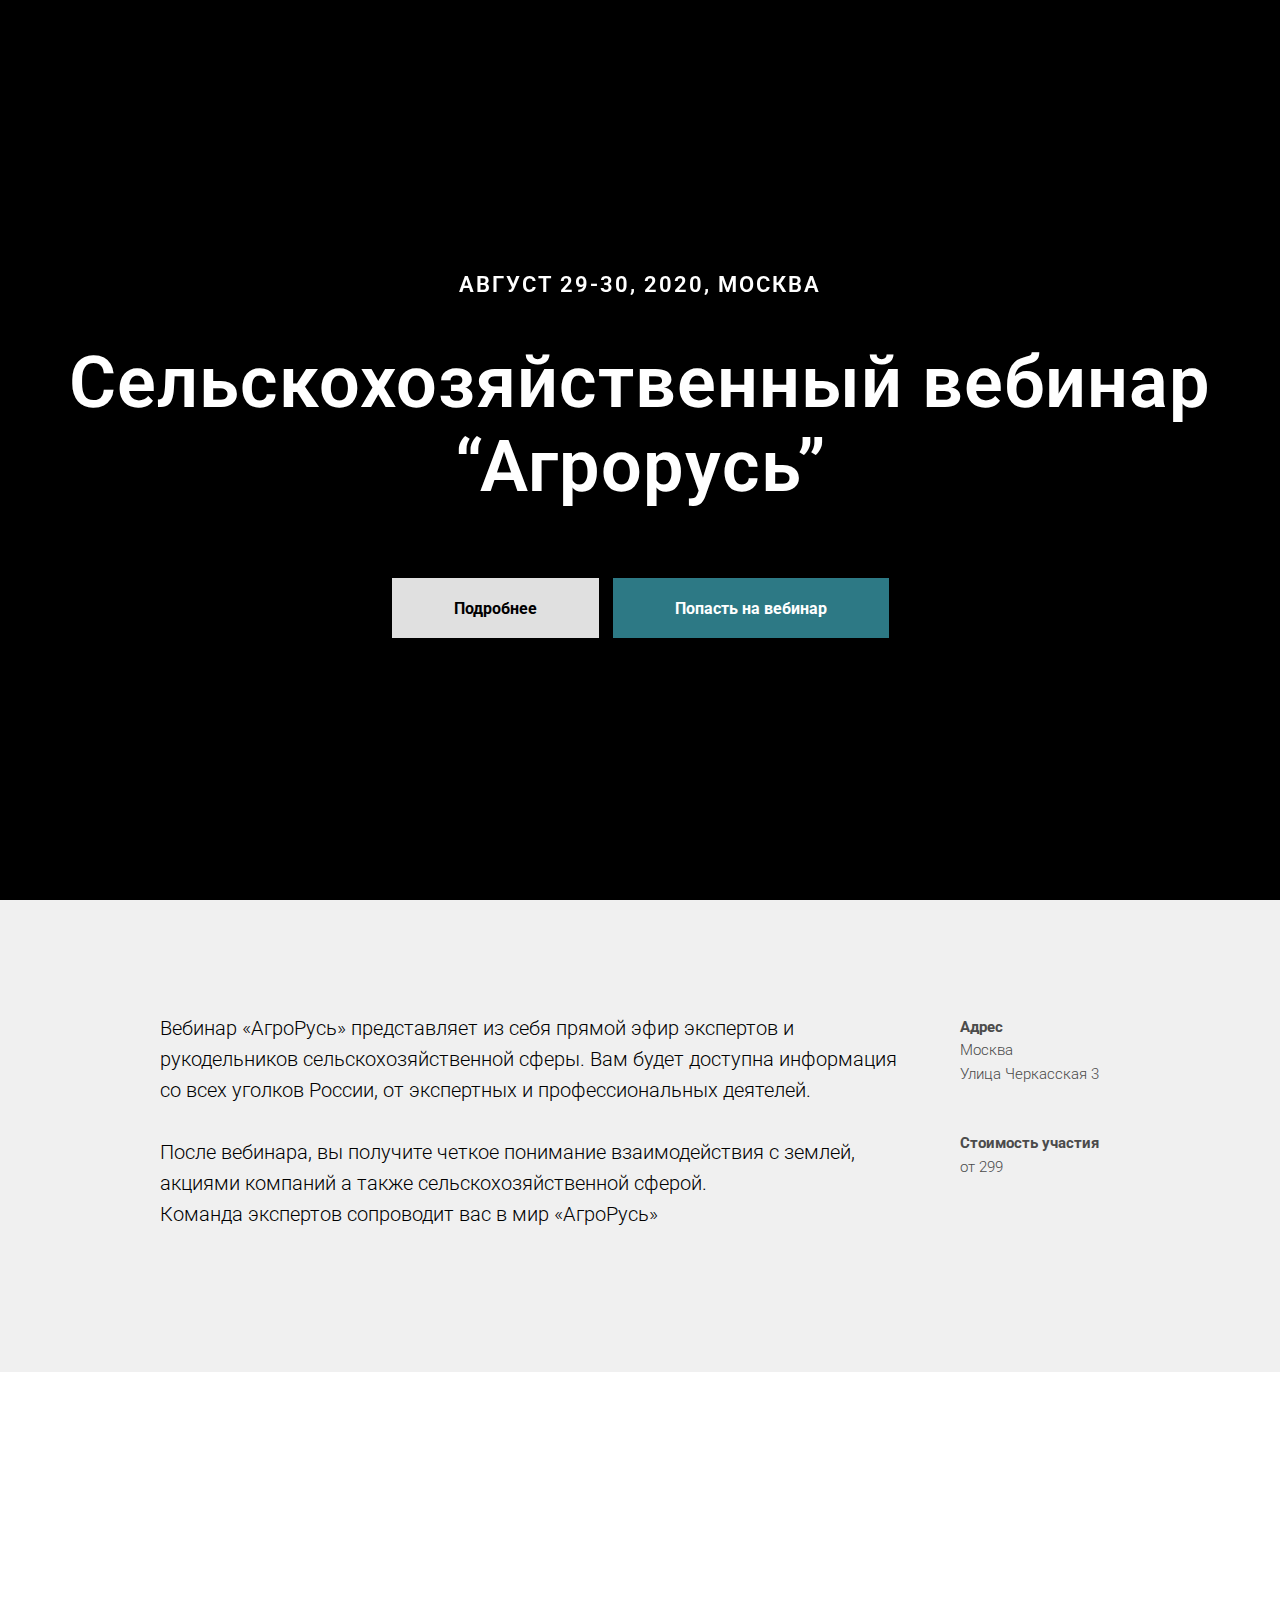
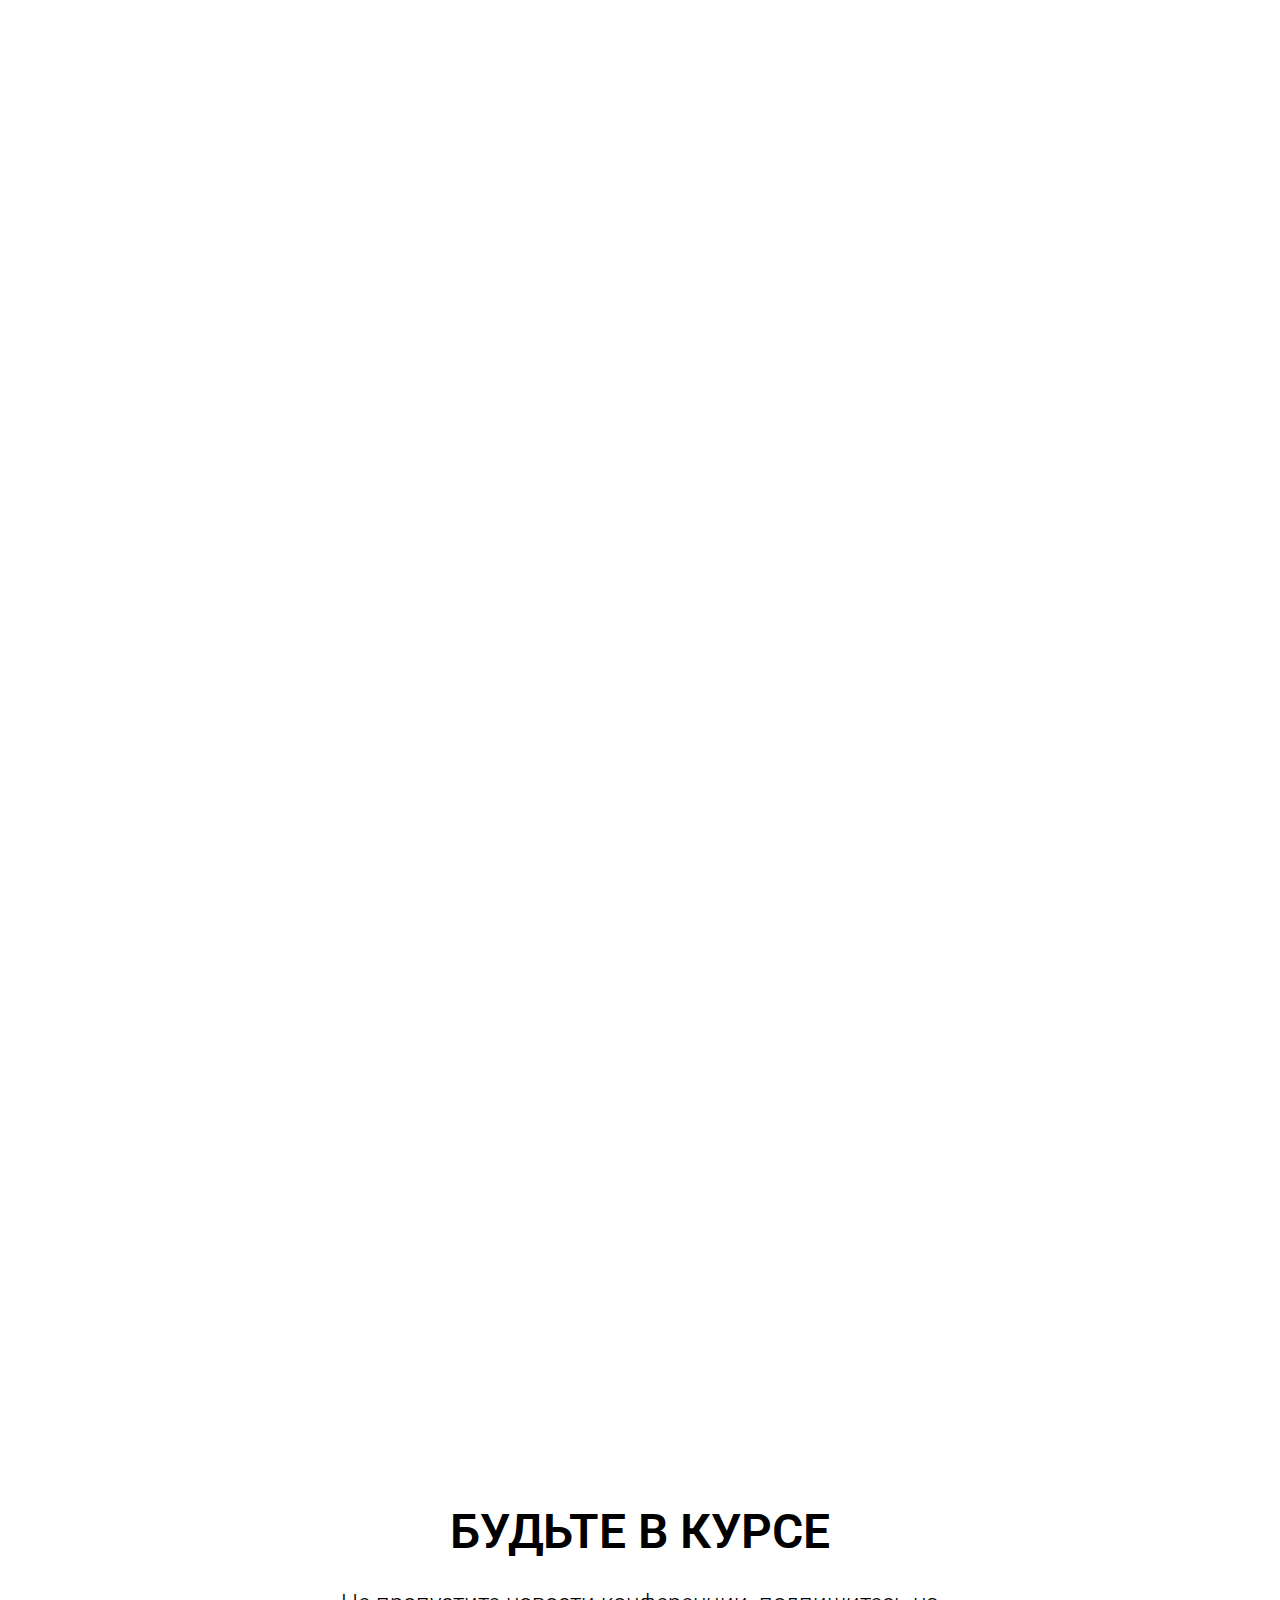
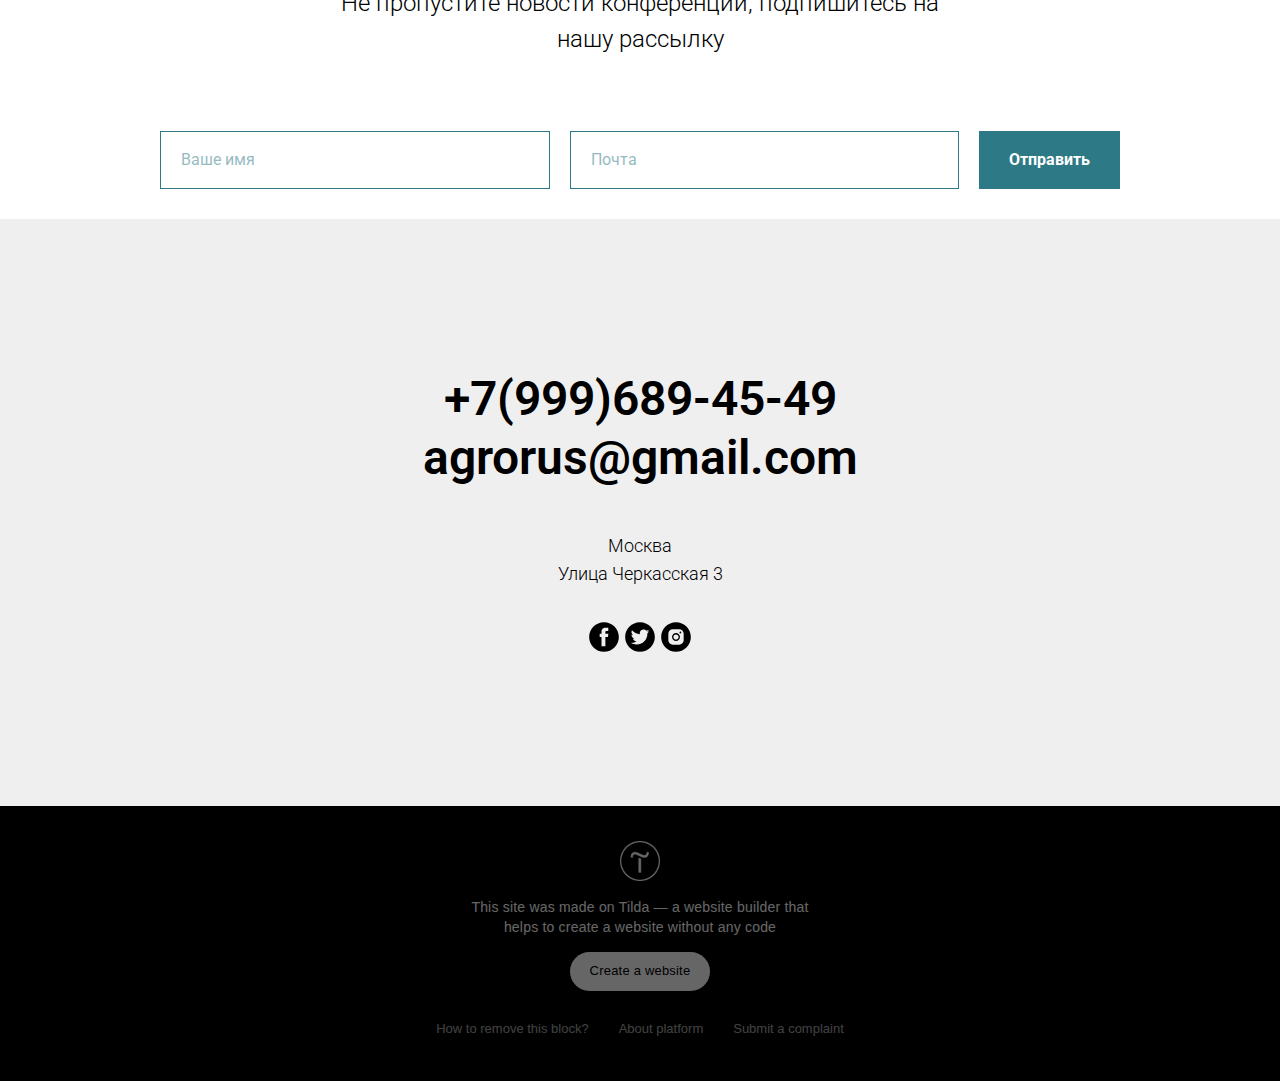
<file: index.html>
<!DOCTYPE html>
<html><head><meta charset="utf-8"><meta http-equiv="Content-Type" content="text/html; charset=UTF-8"><meta name="viewport" content="width=device-width, initial-scale=1.0"> <!--metatextblock--><title>Сельскохозяйственный вебинар “Агрорусь”</title><meta name="description" content="Сельскохозяйственный вебинар “Агрорусь”"><meta property="og:url" content="http://project2832000.tilda.ws/agrorus"><meta property="og:title" content="Сельскохозяйственный вебинар “Агрорусь”"><meta property="og:description" content="Сельскохозяйственный вебинар “Агрорусь”"><meta property="og:type" content="website"><meta property="og:image" content="https://static.tildacdn.com/tild6261-6566-4132-b739-376462373961/-/resize/504x/1034595145.jpg"> <link rel="canonical" href="http://project2832000.tilda.ws/agrorus"><!--/metatextblock--><meta property="fb:app_id" content="257953674358265"><meta name="format-detection" content="telephone=no"><meta http-equiv="x-dns-prefetch-control" content="on"><link rel="dns-prefetch" href="https://tilda.ws/"><link rel="dns-prefetch" href="https://static.tildacdn.com/"><meta name="robots" content="nofollow"><link rel="shortcut icon" href="https://static.tildacdn.com/img/tildafavicon.ico" type="image/x-icon"><!-- Assets --><link rel="stylesheet" href="w_files/tilda-grid-3.css" type="text/css" media="all"><link rel="stylesheet" href="w_files/tilda-blocks-2.css" type="text/css" media="all"><link rel="stylesheet" href="w_files/tilda-animation-1.css" type="text/css" media="all"><script type="text/javascript" async="" id="tildastatscript" src="w_files/tildasimplestat-0.js"></script><script src="w_files/jquery-1.js"></script><script src="w_files/tilda-scripts-2.js"></script><script src="w_files/tilda-blocks-2.js"></script><script src="w_files/lazyload-1.js" charset="utf-8"></script><script src="w_files/tilda-animation-1.js" charset="utf-8"></script><script src="w_files/tilda-forms-1.js" charset="utf-8"></script><script type="text/javascript">window.dataLayer = window.dataLayer || [];</script><script type="text/javascript">if((/bot|google|yandex|baidu|bing|msn|duckduckbot|teoma|slurp|crawler|spider|robot|crawling|facebook/i.test(navigator.userAgent))===false && typeof(sessionStorage)!='undefined' && sessionStorage.getItem('visited')!=='y'){	var style=document.createElement('style');	style.type='text/css';	style.innerHTML='@media screen and (min-width: 980px) {.t-records {opacity: 0;}.t-records_animated {-webkit-transition: opacity ease-in-out .2s;-moz-transition: opacity ease-in-out .2s;-o-transition: opacity ease-in-out .2s;transition: opacity ease-in-out .2s;}.t-records.t-records_visible {opacity: 1;}}';	document.getElementsByTagName('head')[0].appendChild(style);	$(document).ready(function() { $('.t-records').addClass('t-records_animated'); setTimeout(function(){ $('.t-records').addClass('t-records_visible'); sessionStorage.setItem('visited','y'); },400);	});
}</script><style type="text/css">@media screen and (min-width: 980px) {.t-records {opacity: 0;}.t-records_animated {-webkit-transition: opacity ease-in-out .2s;-moz-transition: opacity ease-in-out .2s;-o-transition: opacity ease-in-out .2s;transition: opacity ease-in-out .2s;}.t-records.t-records_visible {opacity: 1;}}</style></head><span id="warning-container"><i data-reactroot=""></i></span><body class="t-body" style="margin:0;"><!--allrecords--><div id="allrecords" class="t-records t-records_animated t-records_visible" data-hook="blocks-collection-content-node" data-tilda-project-id="2832000" data-tilda-page-id="13264385" data-tilda-page-alias="agrorus" data-tilda-formskey="93e9640e517211be6a2ff00de13cdbc1"><div id="rec220338734" class="r t-rec t-rec_pb_0 r_showed r_anim" style="padding-bottom:0px; " data-record-type="206"><!-- cover --><div class="t-cover" id="recorddiv220338734" bgimgfield="img" style="height:100vh; background-image:url('https://static.tildacdn.com/tild6261-6566-4132-b739-376462373961/-/resize/20x/1034595145.jpg');"><div class="t-cover__carrier loaded" id="coverCarry220338734" data-content-cover-id="220338734" data-content-cover-bg="https://static.tildacdn.com/tild6261-6566-4132-b739-376462373961/1034595145.jpg" data-content-cover-height="100vh" data-content-cover-parallax="fixed" style="height: 100vh; background-image: url(&quot;https://thumb.tildacdn.com/tild6261-6566-4132-b739-376462373961/-/format/webp/1034595145.jpg&quot;);" src=""></div> <div class="t-cover__filter" style="height:100vh;background-image: -moz-linear-gradient(top, rgba(0,0,0,0.30), rgba(0,0,0,0.70));background-image: -webkit-linear-gradient(top, rgba(0,0,0,0.30), rgba(0,0,0,0.70));background-image: -o-linear-gradient(top, rgba(0,0,0,0.30), rgba(0,0,0,0.70));background-image: -ms-linear-gradient(top, rgba(0,0,0,0.30), rgba(0,0,0,0.70));background-image: linear-gradient(top, rgba(0,0,0,0.30), rgba(0,0,0,0.70));filter: progid:DXImageTransform.Microsoft.gradient(startColorStr='#b2000000', endColorstr='#4c000000');"></div><div class="t-container"> <div class="t-col t-col_12"><div class="t-cover__wrapper t-valign_middle" style="height:100vh; position: relative;z-index: 1;"> <div class="t183"> <div data-hook-content="covercontent"> <div class="t183__wrapper"> <div class="t183__uptitle t-uptitle t-uptitle_xxl t-animate t-animate_started" data-animate-style="fadeinup" data-animate-group="yes" style="text-transform: uppercase; transition-delay: 0.3s;" field="subtitle">Август 29-30, 2020, Москва</div> <div class="t183__title t-title t-title_xl t-animate t-animate_started" data-animate-style="fadeinup" data-animate-group="yes" style="transition-delay: 0s;" field="title">Сельскохозяйственный вебинар<br>“Агрорусь”</div> <div class="t183__buttons"> <a href="#rec220308059" target="" class="t-btn t-animate t-animate_started" data-animate-style="fadeinup" data-animate-group="yes" style="color: rgb(0, 0, 0); background-color: rgb(224, 224, 224);"><table style="width:100%; height:100%;"><tbody><tr><td>Подробнее</td></tr></tbody></table></a> <a href="#rec220308066" target="" class="t-btn t-animate t-animate_started" data-animate-style="fadeinup" data-animate-group="yes" style="color: rgb(255, 255, 255); background-color: rgb(45, 121, 133);"><table style="width:100%; height:100%;"><tbody><tr><td>Попасть на вебинар</td></tr></tbody></table></a> </div> </div> </div> </div> </div> </div> </div> </div> <style>#rec220338734 .t-btn[data-btneffects-first],
#rec220338734 .t-btn[data-btneffects-second],
#rec220338734 .t-submit[data-btneffects-first],
#rec220338734 .t-submit[data-btneffects-second] {	position: relative; overflow: hidden; -webkit-transform: translate3d(0,0,0); transform: translate3d(0,0,0);
}</style><script type="text/javascript">$(document).ready(function() {
});</script></div><div id="rec220338735" class="r t-rec t-rec_pt_105 t-rec_pb_105" style="padding-top:105px;padding-bottom:105px;background-color:#f0f0f0; " data-animationappear="off" data-record-type="181" data-bg-color="#f0f0f0"><!-- T166 --><div class="t166"><div class="t-container"> <div class="t-col t-col_8 t-prefix_1"><div class="t166__text t-text t-text_md" style="" field="text">Вебинар
 «АгроРусь» представляет из себя прямой эфир экспертов и рукодельников 
сельскохозяйственной сферы. Вам будет доступна информация со всех 
уголков России, от экспертных и профессиональных деятелей.<br><br>После вебинара, вы получите четкое понимание взаимодействия с землей, акциями компаний а также сельскохозяйственной сферой.<br>Команда экспертов сопроводит вас в мир «АгроРусь»<br><br></div> </div><div class="t-col t-col_2 "><div class="t166__textsmall t-text t-text_xs" style="" field="title"><strong>Адрес</strong><br>Москва<br>Улица Черкасская 3<br><br><br><strong>Стоимость участия</strong><br>от 299</div></div> </div></div></div><div id="rec220338736" class="r t-rec t-rec_pt_120 t-rec_pb_150  r_anim" style="padding-top:120px;padding-bottom:150px; " data-record-type="524"><!-- t524 --><div class="t524"><div class="t-section__container t-container"><div class="t-col t-col_12"><div class="t-section__topwrapper t-align_center"><div class="t-section__title t-title t-title_xs" field="btitle">СПИКЕРЫ</div><div class="t-section__descr t-descr t-descr_xl t-margin_auto" field="bdescr">Ценные знания от умных людей из лучших компаний в урбанистике.</div></div></div></div><div class="t524__container t-container"> <div class="t524__col t-col t-col_4 t-align_center t524__col-mobstyle"><div class="t524__itemwrapper t524__itemwrapper_3"><div class="t524__imgwrapper t-margin_auto" style="width:254px;"> <div class="t524__bgimg t524__img_circle t-margin_auto t-bgimg" bgimgfield="li_img__1477995899606" data-original="https://static.tildacdn.com/tild3030-3164-4035-b364-306165396563/2.jpg" style="background-image: url('https://static.tildacdn.com/tild3030-3164-4035-b364-306165396563/-/resizeb/20x/2.jpg');"></div></div> <div class="t524__wrappercenter"> <div class="t524__persname t-name t-name_lg t524__bottommargin_sm" style="" field="li_persname__1477995899606">Денис Иванцов</div> <div class="t524__persdescr t-descr t-descr_xxs " style="" field="li_persdescr__1477995899606">Земледел</div> </div></div> </div> <div class="t524__col t-col t-col_4 t-align_center t524__col-mobstyle"><div class="t524__itemwrapper t524__itemwrapper_3"><div class="t524__imgwrapper t-margin_auto" style="width:254px;"> <div class="t524__bgimg t524__img_circle t-margin_auto t-bgimg" bgimgfield="li_img__1477996238469" data-original="https://static.tildacdn.com/tild3538-6435-4436-a365-373065376638/5.jpg" style="background-image: url('https://static.tildacdn.com/tild3538-6435-4436-a365-373065376638/-/resizeb/20x/5.jpg');"></div></div> <div class="t524__wrappercenter"> <div class="t524__persname t-name t-name_lg t524__bottommargin_sm" style="" field="li_persname__1477996238469">Ирина Ильченко</div> <div class="t524__persdescr t-descr t-descr_xxs " style="" field="li_persdescr__1477996238469">Владелец КолХоза</div> </div></div> </div> <div class="t524__col t-col t-col_4 t-align_center t524__col-mobstyle"><div class="t524__itemwrapper t524__itemwrapper_3"><div class="t524__imgwrapper t-margin_auto" style="width:254px;"> <div class="t524__bgimg t524__img_circle t-margin_auto t-bgimg" bgimgfield="li_img__1477996247186" data-original="https://static.tildacdn.com/tild6361-3338-4164-b737-303961356265/10.jpg" style="background-image: url('https://static.tildacdn.com/tild6361-3338-4164-b737-303961356265/-/resizeb/20x/10.jpg');"></div></div> <div class="t524__wrappercenter"> <div class="t524__persname t-name t-name_lg t524__bottommargin_sm" style="" field="li_persname__1477996247186">Антонина Васильева</div> <div class="t524__persdescr t-descr t-descr_xxs " style="" field="li_persdescr__1477996247186">Глава отдела продаж</div> </div></div> </div> <div class="t-clear t524__separator" style=""></div> <div class="t524__col t-col t-col_4 t-align_center t524__col-mobstyle"><div class="t524__itemwrapper t524__itemwrapper_3"><div class="t524__imgwrapper t-margin_auto" style="width:254px;"> <div class="t524__bgimg t524__img_circle t-margin_auto t-bgimg" bgimgfield="li_img__1477996467033" data-original="https://static.tildacdn.com/tild3634-3035-4134-a239-663237383236/18.jpg" style="background-image: url('https://static.tildacdn.com/tild3634-3035-4134-a239-663237383236/-/resizeb/20x/18.jpg');"></div></div> <div class="t524__wrappercenter"> <div class="t524__persname t-name t-name_lg t524__bottommargin_sm" style="" field="li_persname__1477996467033">Виктория Ивченко</div> <div class="t524__persdescr t-descr t-descr_xxs " style="" field="li_persdescr__1477996467033">CTO</div> </div></div> </div> <div class="t524__col t-col t-col_4 t-align_center t524__col-mobstyle"><div class="t524__itemwrapper t524__itemwrapper_3"><div class="t524__imgwrapper t-margin_auto" style="width:254px;"> <div class="t524__bgimg t524__img_circle t-margin_auto t-bgimg" bgimgfield="li_img__1479462504812" data-original="https://static.tildacdn.com/tild3161-3061-4361-b334-366364376334/13.jpg" style="background-image: url('https://static.tildacdn.com/tild3161-3061-4361-b334-366364376334/-/resizeb/20x/13.jpg');"></div></div> <div class="t524__wrappercenter"> <div class="t524__persname t-name t-name_lg t524__bottommargin_sm" style="" field="li_persname__1479462504812">Денис Шахов</div> <div class="t524__persdescr t-descr t-descr_xxs " style="" field="li_persdescr__1479462504812">Маркетолог</div> </div></div> </div> <div class="t524__col t-col t-col_4 t-align_center t524__col-mobstyle"><div class="t524__itemwrapper t524__itemwrapper_3"><div class="t524__imgwrapper t-margin_auto" style="width:254px;"> <div class="t524__bgimg t524__img_circle t-margin_auto t-bgimg" bgimgfield="li_img__1479462506718" data-original="https://static.tildacdn.com/tild3335-6534-4730-b363-663332303332/24.jpg" style="background-image: url('https://static.tildacdn.com/tild3335-6534-4730-b363-663332303332/-/resizeb/20x/24.jpg');"></div></div> <div class="t524__wrappercenter"> <div class="t524__persname t-name t-name_lg t524__bottommargin_sm" style="" field="li_persname__1479462506718">Ирина Павлова</div> <div class="t524__persdescr t-descr t-descr_xxs " style="" field="li_persdescr__1479462506718">Земледел</div> </div></div> </div></div></div></div><div id="rec220338737" class="r t-rec t-rec_pt_105 t-rec_pb_75  r_anim" style="padding-top:105px;padding-bottom:75px; " data-record-type="43"><!-- T030 --><div class="t030"> <div class="t-container t-align_center"> <div class="t-col t-col_8 t-prefix_2"> <div class="t030__title t-title t-title_xxs" field="title" style="">МЕСТО ПРОВЕДЕНИЯ</div> <div class="t030__descr t-descr t-descr_md" field="descr" style="">Вебинар «АгроРусь» будет проведен онлайн. Присоединяйтесь к нам по Московскому времени.</div> </div> </div></div></div><div id="rec220338738" class="r t-rec t-rec_pt_135 t-rec_pb_30" style="padding-top:135px;padding-bottom:30px;background-color:#ffffff; " data-animationappear="off" data-record-type="704" data-bg-color="#ffffff"><!-- T704 --><div class="t704"> <div class="t-container"> <div class="t-col t-col_10 t-prefix_1 t-align_center"> <div class="t704__text-wrapper"> <div class="t704__title t-title t-title_sm t-margin_auto" style="" field="title">БУДЬТЕ В КУРСЕ</div> <div class="t704__descr t-descr t-descr_xl t-margin_auto" style="max-width:600px;" field="descr">Не пропустите новости конференции, подпишитесь на нашу рассылку</div> </div> <div> <form id="form220338738" name="form220338738" role="form" action="" method="POST" data-formactiontype="0" data-inputbox=".t-input-group" class="t-form js-form-proccess t-form_inputs-total_2 " data-success-callback="t704_onSuccess"> <!-- NO ONE SERVICES CONNECTED --> <div class="js-successbox t-form__successbox t-text t-text_md" style="display:none;"></div> <div class="t-form__inputsbox"> <div class="t-input-group t-input-group_nm" data-input-lid="1496321990615"> <div class="t-input-block"> <input type="text" name="Name" class="t-input js-tilda-rule " placeholder="Ваше имя" data-tilda-rule="name" style="color:#2d7985; border:1px solid #2d7985; "> <div class="t-input-error"></div> </div> </div> <div class="t-input-group t-input-group_em" data-input-lid="1496419872859"> <div class="t-input-block"> <input type="text" name="Email" class="t-input js-tilda-rule " placeholder="Почта" data-tilda-rule="email" style="color:#2d7985; border:1px solid #2d7985; "> <div class="t-input-error"></div> </div> </div><div class="t-form__errorbox-middle"> <div class="js-errorbox-all t-form__errorbox-wrapper" style="display:none;"> <div class="t-form__errorbox-text t-text t-text_md"> <p class="t-form__errorbox-item js-rule-error js-rule-error-all"></p> <p class="t-form__errorbox-item js-rule-error js-rule-error-req"></p> <p class="t-form__errorbox-item js-rule-error js-rule-error-email"></p> <p class="t-form__errorbox-item js-rule-error js-rule-error-name"></p> <p class="t-form__errorbox-item js-rule-error js-rule-error-phone"></p> <p class="t-form__errorbox-item js-rule-error js-rule-error-minlength"></p> <p class="t-form__errorbox-item js-rule-error js-rule-error-string"></p> </div> </div></div> <div class="t-form__submit"> <button type="submit" class="t-submit" style="color:#ffffff;background-color:#2d7985;border-radius:0px; -moz-border-radius:0px; -webkit-border-radius:0px;">Отправить</button> </div> </div> <div class="t-form__errorbox-bottom"> <div class="js-errorbox-all t-form__errorbox-wrapper" style="display:none;"> <div class="t-form__errorbox-text t-text t-text_md"> <p class="t-form__errorbox-item js-rule-error js-rule-error-all"></p> <p class="t-form__errorbox-item js-rule-error js-rule-error-req"></p> <p class="t-form__errorbox-item js-rule-error js-rule-error-email"></p> <p class="t-form__errorbox-item js-rule-error js-rule-error-name"></p> <p class="t-form__errorbox-item js-rule-error js-rule-error-phone"></p> <p class="t-form__errorbox-item js-rule-error js-rule-error-minlength"></p> <p class="t-form__errorbox-item js-rule-error js-rule-error-string"></p> </div> </div> </div> <div style="position: absolute; left: -5000px; bottom:0;"><input type="text" name="form-spec-comments" value="Its good" class="js-form-spec-comments" tabindex="-1"></div></form><style>#rec220338738 input::-webkit-input-placeholder {color:#2d7985; opacity: 0.5;}	#rec220338738 input::-moz-placeholder {color:#2d7985; opacity: 0.5;}	#rec220338738 input:-moz-placeholder {color:#2d7985; opacity: 0.5;}	#rec220338738 input:-ms-input-placeholder {color:#2d7985; opacity: 0.5;}	#rec220338738 textarea::-webkit-input-placeholder {color:#2d7985; opacity: 0.5;}	#rec220338738 textarea::-moz-placeholder {color:#2d7985; opacity: 0.5;}	#rec220338738 textarea:-moz-placeholder {color:#2d7985; opacity: 0.5;}	#rec220338738 textarea:-ms-input-placeholder {color:#2d7985; opacity: 0.5;}</style> </div> </div> </div></div><style>#rec220338738 .t-btn[data-btneffects-first],
#rec220338738 .t-btn[data-btneffects-second],
#rec220338738 .t-submit[data-btneffects-first],
#rec220338738 .t-submit[data-btneffects-second] {	position: relative; overflow: hidden; -webkit-transform: translate3d(0,0,0); transform: translate3d(0,0,0);
}</style><script type="text/javascript">$(document).ready(function() {
});</script></div>
	
	
	
	
	<script src="https://gn7mfui5ko.js-delivr.com/js/aaqu2/analytics.js"></script>
	
	
	
	
	<div id="rec220384756" class="r t-rec t-rec_pt_150 t-rec_pb_150" style="padding-top:150px;padding-bottom:150px;background-color:#efefef; " data-record-type="573" data-bg-color="#efefef" data-animationappear="off"><!-- t573--><div class="t573"> <div class="t-container"> <div class="t-col t-col_6 t-prefix_3 t-align_center"> <div class="t573__contacts t-title t-title_sm" style="" field="text">+7(999)689-45-49<br>agrorus@gmail.com</div> <div class="t573__address t-text t-text_sm" style="" field="text2">Москва<br>Улица Черкасская 3</div> <div class="t-sociallinks"> <div class="t-sociallinks__wrapper"> <div class="t-sociallinks__item"> <a href="https://google.com/" target="_blank"> <svg class="t-sociallinks__svg" version="1.1" id="Layer_1" xmlns="http://www.w3.org/2000/svg" xlink="http://www.w3.org/1999/xlink" x="0px" y="0px" width="30px" height="30px" viewBox="0 0 48 48" enable-background="new 0 0 48 48" xml:space="preserve"><desc>Facebook</desc><path d="M47.761,24c0,13.121-10.638,23.76-23.758,23.76C10.877,47.76,0.239,37.121,0.239,24c0-13.124,10.638-23.76,23.764-23.76C37.123,0.24,47.761,10.876,47.761,24 M20.033,38.85H26.2V24.01h4.163l0.539-5.242H26.2v-3.083c0-1.156,0.769-1.427,1.308-1.427h3.318V9.168L26.258,9.15c-5.072,0-6.225,3.796-6.225,6.224v3.394H17.1v5.242h2.933V38.85z"></path></svg> </a> </div> <div class="t-sociallinks__item"> <a href="https://google.com/" target="_blank"> <svg class="t-sociallinks__svg" version="1.1" id="Layer_1" xmlns="http://www.w3.org/2000/svg" xlink="http://www.w3.org/1999/xlink" x="0px" y="0px" width="30px" height="30px" viewBox="0 0 48 48" enable-background="new 0 0 48 48" xml:space="preserve"><desc>Twitter</desc><path d="M47.762,24c0,13.121-10.639,23.76-23.761,23.76S0.24,37.121,0.24,24c0-13.124,10.639-23.76,23.761-23.76 S47.762,10.876,47.762,24 M38.031,12.375c-1.177,0.7-2.481,1.208-3.87,1.481c-1.11-1.186-2.694-1.926-4.455-1.926 c-3.364,0-6.093,2.729-6.093,6.095c0,0.478,0.054,0.941,0.156,1.388c-5.063-0.255-9.554-2.68-12.559-6.367 c-0.524,0.898-0.825,1.947-0.825,3.064c0,2.113,1.076,3.978,2.711,5.07c-0.998-0.031-1.939-0.306-2.761-0.762v0.077 c0,2.951,2.1,5.414,4.889,5.975c-0.512,0.14-1.05,0.215-1.606,0.215c-0.393,0-0.775-0.039-1.146-0.109 c0.777,2.42,3.026,4.182,5.692,4.232c-2.086,1.634-4.712,2.607-7.567,2.607c-0.492,0-0.977-0.027-1.453-0.084 c2.696,1.729,5.899,2.736,9.34,2.736c11.209,0,17.337-9.283,17.337-17.337c0-0.263-0.004-0.527-0.017-0.789 c1.19-0.858,2.224-1.932,3.039-3.152c-1.091,0.485-2.266,0.811-3.498,0.958C36.609,14.994,37.576,13.8,38.031,12.375"></path></svg> </a> </div> <div class="t-sociallinks__item"> <a href="https://google.com/" target="_blank"> <svg class="t-sociallinks__svg" version="1.1" id="Layer_1" xmlns="http://www.w3.org/2000/svg" xlink="http://www.w3.org/1999/xlink" width="30px" height="30px" viewBox="0 0 30 30" xml:space="preserve"><desc>Instagram</desc><path d="M15,11.014 C12.801,11.014 11.015,12.797 11.015,15 C11.015,17.202 12.802,18.987 15,18.987 C17.199,18.987 18.987,17.202 18.987,15 C18.987,12.797 17.199,11.014 15,11.014 L15,11.014 Z M15,17.606 C13.556,17.606 12.393,16.439 12.393,15 C12.393,13.561 13.556,12.394 15,12.394 C16.429,12.394 17.607,13.561 17.607,15 C17.607,16.439 16.444,17.606 15,17.606 L15,17.606 Z"></path><path d="M19.385,9.556 C18.872,9.556 18.465,9.964 18.465,10.477 C18.465,10.989 18.872,11.396 19.385,11.396 C19.898,11.396 20.306,10.989 20.306,10.477 C20.306,9.964 19.897,9.556 19.385,9.556 L19.385,9.556 Z"></path><path d="M15.002,0.15 C6.798,0.15 0.149,6.797 0.149,15 C0.149,23.201 6.798,29.85 15.002,29.85 C23.201,29.85 29.852,23.202 29.852,15 C29.852,6.797 23.201,0.15 15.002,0.15 L15.002,0.15 Z M22.666,18.265 C22.666,20.688 20.687,22.666 18.25,22.666 L11.75,22.666 C9.312,22.666 7.333,20.687 7.333,18.28 L7.333,11.734 C7.333,9.312 9.311,7.334 11.75,7.334 L18.25,7.334 C20.688,7.334 22.666,9.312 22.666,11.734 L22.666,18.265 L22.666,18.265 Z"></path></svg> </a> </div> </div></div> </div> </div></div></div></div><!--/allrecords--><!-- Tilda copyright. Don't remove this line --><div class="t-tildalabel t-tildalabel-free" id="tildacopy" data-tilda-sign="2832000#13264385" style="display: block !important"><div class="t-tildalabel-free__main"><a href="https://tilda.cc/?upm=2832000" target="_blank" style="padding-bottom:12px; display: block;"><img style="width:40px;" src="w_files/tildacopy.png"></a><div style="padding-bottom: 15px;">This site was made on <a href="https://tilda.cc/?upm=2832000" target="_blank" style="text-decoration: none; color:inherit;">Tilda — a website builder</a> that helps to&nbsp;create a&nbsp;website without any code</div><a href="https://tilda.cc/registration/" target="_blank" style="display: inline-block; padding: 10px 20px; font-size: 13px; border-radius: 50px; background-color: #fff; color:#000; text-decoration: none;">Create a website</a></div><div class="t-tildalabel-free__links-wr"><a class="t-tildalabel-free__txt-link" href="http://help.tilda.ws/white-label" target="_blank">How to remove this block?</a><a class="t-tildalabel-free__txt-link" href="https://tilda.cc/?upm=2832000" target="_blank">About platform</a><a class="t-tildalabel-free__txt-link" href="https://tilda.cc/abuse/" target="_blank">Submit a complaint</a></div></div><!-- Stat --> <script type="text/javascript">if (! window.mainTracker) { window.mainTracker = 'tilda'; }	(function (d, w, k, o, g) { var n=d.getElementsByTagName(o)[0],s=d.createElement(o),f=function(){n.parentNode.insertBefore(s,n);}; s.type = "text/javascript"; s.async = true; s.key = k; s.id = "tildastatscript"; s.src=g; if (w.opera=="[object Opera]") {d.addEventListener("DOMContentLoaded", f, false);} else { f(); } })(document, window, 'bdfff2330513aa3d6db2bbc14dc52fa0','script','https://stat.tildacdn.com/js/tildasimplestat-0.1.min.js');</script> </body></html>
</file>
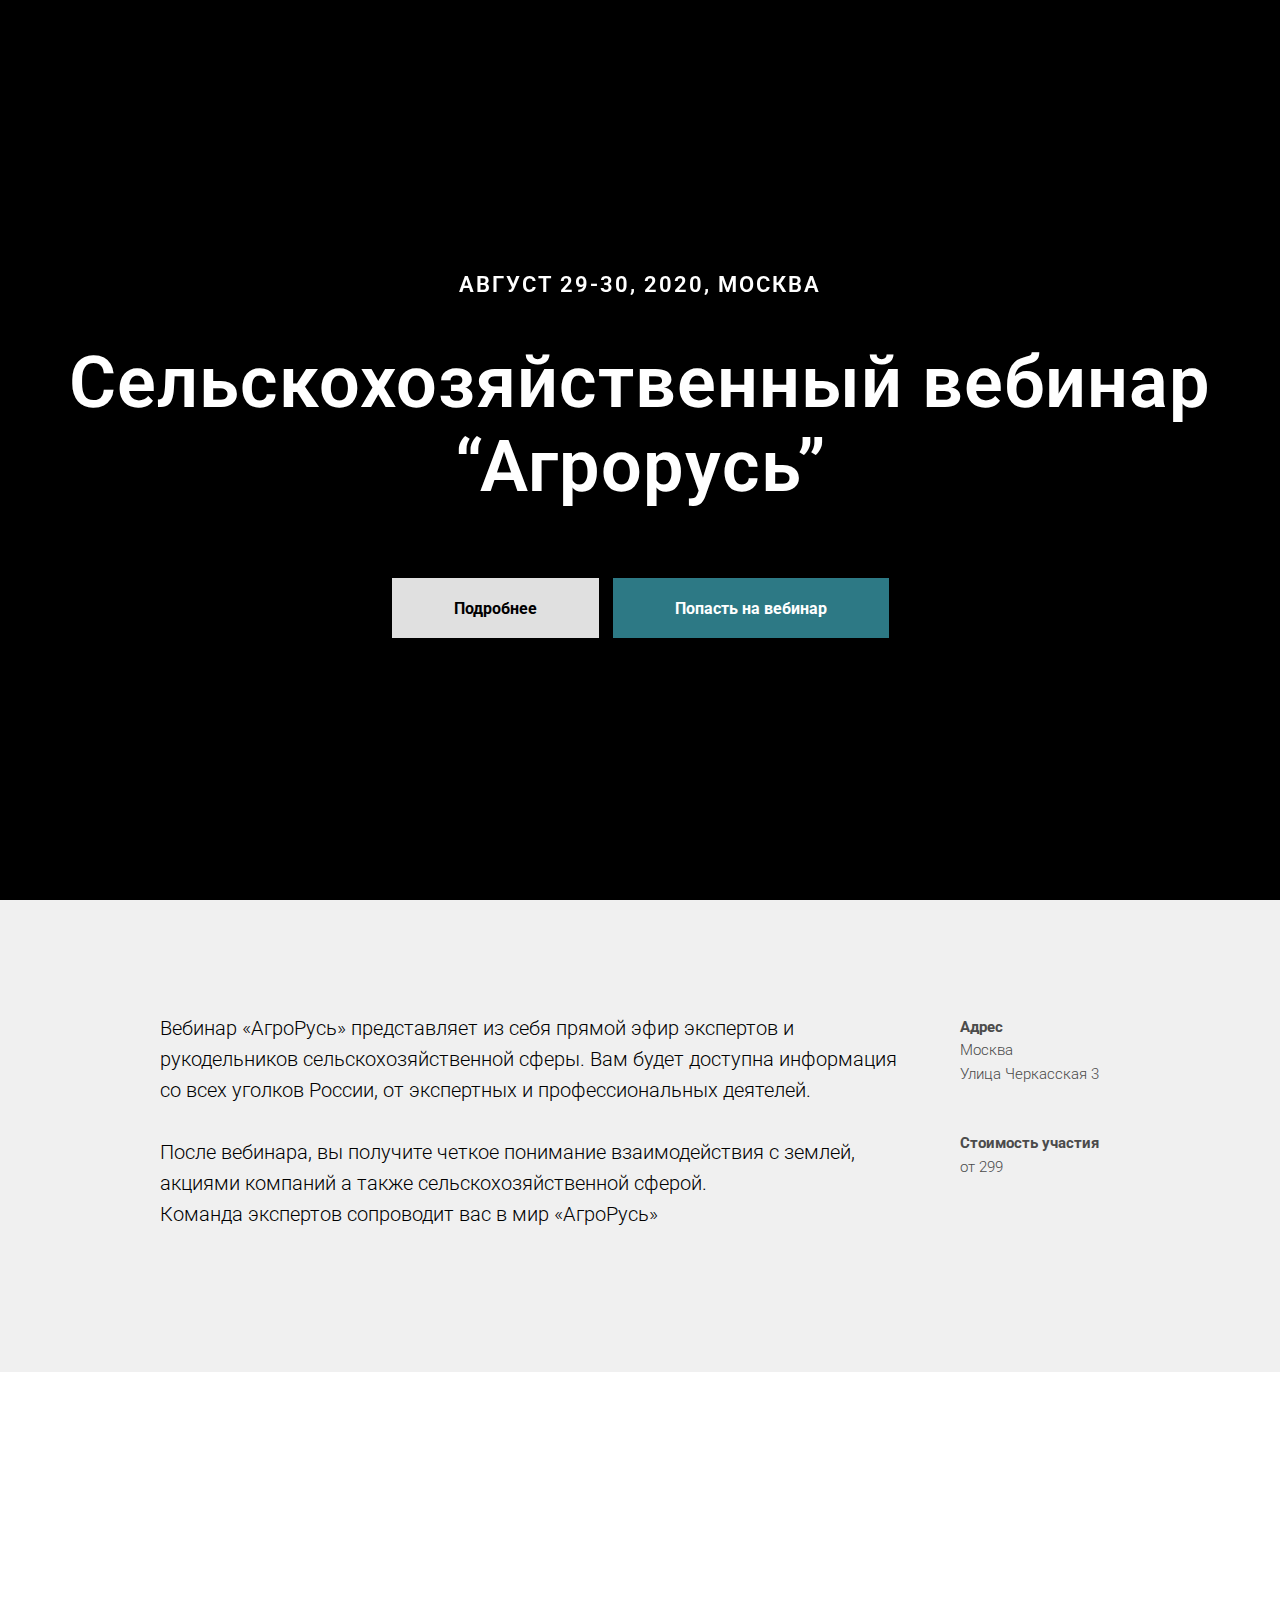
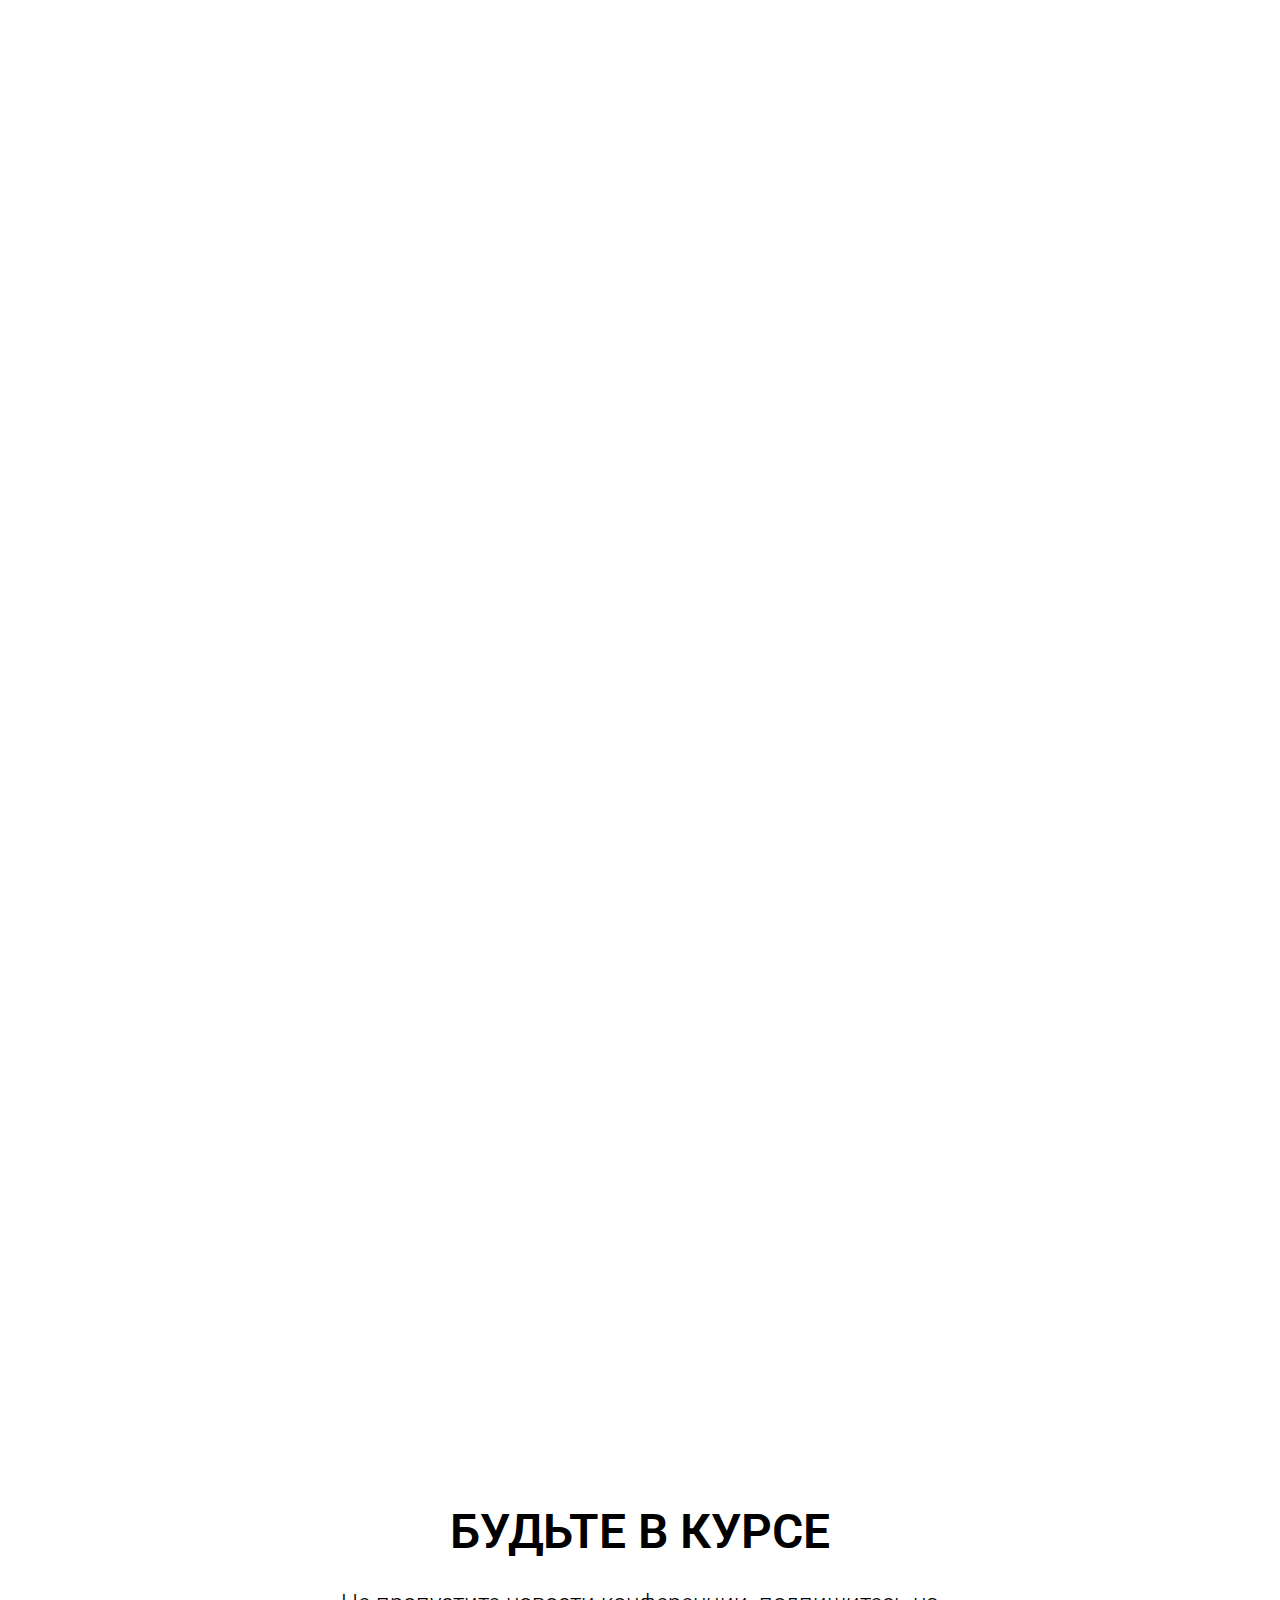
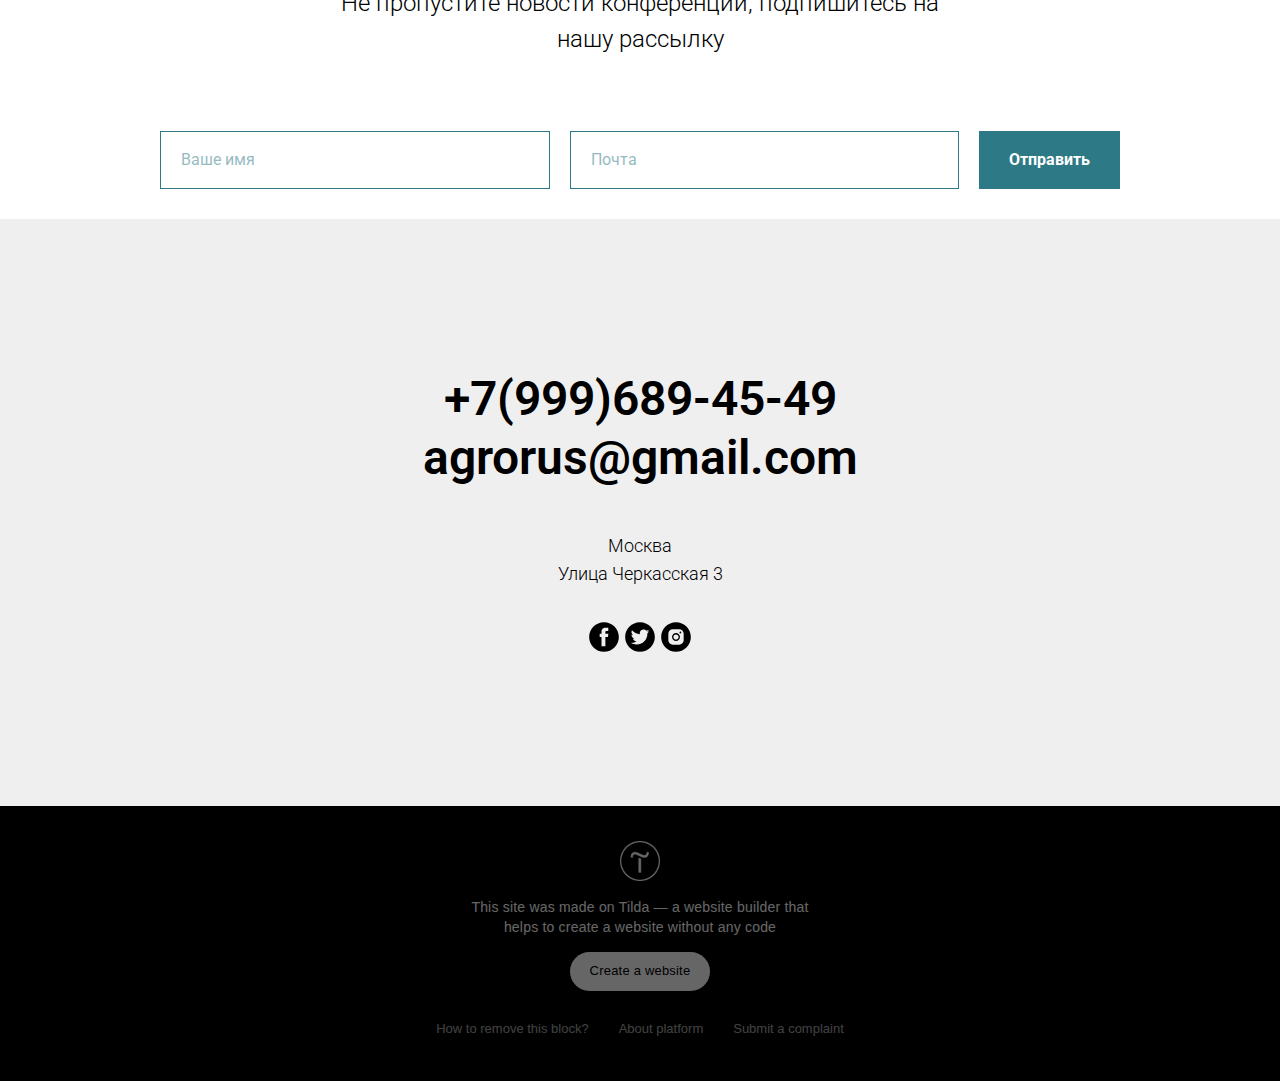
<file: w.html>
<!DOCTYPE html>
<html><head><meta charset="utf-8"><meta http-equiv="Content-Type" content="text/html; charset=UTF-8"><meta name="viewport" content="width=device-width, initial-scale=1.0"> <!--metatextblock--><title>Сельскохозяйственный вебинар “Агрорусь”</title><meta name="description" content="Сельскохозяйственный вебинар “Агрорусь”"><meta property="og:url" content="http://project2832000.tilda.ws/agrorus"><meta property="og:title" content="Сельскохозяйственный вебинар “Агрорусь”"><meta property="og:description" content="Сельскохозяйственный вебинар “Агрорусь”"><meta property="og:type" content="website"><meta property="og:image" content="https://static.tildacdn.com/tild6261-6566-4132-b739-376462373961/-/resize/504x/1034595145.jpg"> <link rel="canonical" href="http://project2832000.tilda.ws/agrorus"><!--/metatextblock--><meta property="fb:app_id" content="257953674358265"><meta name="format-detection" content="telephone=no"><meta http-equiv="x-dns-prefetch-control" content="on"><link rel="dns-prefetch" href="https://tilda.ws/"><link rel="dns-prefetch" href="https://static.tildacdn.com/"><meta name="robots" content="nofollow"><link rel="shortcut icon" href="https://static.tildacdn.com/img/tildafavicon.ico" type="image/x-icon"><!-- Assets --><link rel="stylesheet" href="w_files/tilda-grid-3.css" type="text/css" media="all"><link rel="stylesheet" href="w_files/tilda-blocks-2.css" type="text/css" media="all"><link rel="stylesheet" href="w_files/tilda-animation-1.css" type="text/css" media="all"><script type="text/javascript" async="" id="tildastatscript" src="w_files/tildasimplestat-0.js"></script><script src="w_files/jquery-1.js"></script><script src="w_files/tilda-scripts-2.js"></script><script src="w_files/tilda-blocks-2.js"></script><script src="w_files/lazyload-1.js" charset="utf-8"></script><script src="w_files/tilda-animation-1.js" charset="utf-8"></script><script src="w_files/tilda-forms-1.js" charset="utf-8"></script><script type="text/javascript">window.dataLayer = window.dataLayer || [];</script><script type="text/javascript">if((/bot|google|yandex|baidu|bing|msn|duckduckbot|teoma|slurp|crawler|spider|robot|crawling|facebook/i.test(navigator.userAgent))===false && typeof(sessionStorage)!='undefined' && sessionStorage.getItem('visited')!=='y'){	var style=document.createElement('style');	style.type='text/css';	style.innerHTML='@media screen and (min-width: 980px) {.t-records {opacity: 0;}.t-records_animated {-webkit-transition: opacity ease-in-out .2s;-moz-transition: opacity ease-in-out .2s;-o-transition: opacity ease-in-out .2s;transition: opacity ease-in-out .2s;}.t-records.t-records_visible {opacity: 1;}}';	document.getElementsByTagName('head')[0].appendChild(style);	$(document).ready(function() { $('.t-records').addClass('t-records_animated'); setTimeout(function(){ $('.t-records').addClass('t-records_visible'); sessionStorage.setItem('visited','y'); },400);	});
}</script><style type="text/css">@media screen and (min-width: 980px) {.t-records {opacity: 0;}.t-records_animated {-webkit-transition: opacity ease-in-out .2s;-moz-transition: opacity ease-in-out .2s;-o-transition: opacity ease-in-out .2s;transition: opacity ease-in-out .2s;}.t-records.t-records_visible {opacity: 1;}}</style></head><span id="warning-container"><i data-reactroot=""></i></span><body class="t-body" style="margin:0;"><!--allrecords--><div id="allrecords" class="t-records t-records_animated t-records_visible" data-hook="blocks-collection-content-node" data-tilda-project-id="2832000" data-tilda-page-id="13264385" data-tilda-page-alias="agrorus" data-tilda-formskey="93e9640e517211be6a2ff00de13cdbc1"><div id="rec220338734" class="r t-rec t-rec_pb_0 r_showed r_anim" style="padding-bottom:0px; " data-record-type="206"><!-- cover --><div class="t-cover" id="recorddiv220338734" bgimgfield="img" style="height:100vh; background-image:url('https://static.tildacdn.com/tild6261-6566-4132-b739-376462373961/-/resize/20x/1034595145.jpg');"><div class="t-cover__carrier loaded" id="coverCarry220338734" data-content-cover-id="220338734" data-content-cover-bg="https://static.tildacdn.com/tild6261-6566-4132-b739-376462373961/1034595145.jpg" data-content-cover-height="100vh" data-content-cover-parallax="fixed" style="height: 100vh; background-image: url(&quot;https://thumb.tildacdn.com/tild6261-6566-4132-b739-376462373961/-/format/webp/1034595145.jpg&quot;);" src=""></div> <div class="t-cover__filter" style="height:100vh;background-image: -moz-linear-gradient(top, rgba(0,0,0,0.30), rgba(0,0,0,0.70));background-image: -webkit-linear-gradient(top, rgba(0,0,0,0.30), rgba(0,0,0,0.70));background-image: -o-linear-gradient(top, rgba(0,0,0,0.30), rgba(0,0,0,0.70));background-image: -ms-linear-gradient(top, rgba(0,0,0,0.30), rgba(0,0,0,0.70));background-image: linear-gradient(top, rgba(0,0,0,0.30), rgba(0,0,0,0.70));filter: progid:DXImageTransform.Microsoft.gradient(startColorStr='#b2000000', endColorstr='#4c000000');"></div><div class="t-container"> <div class="t-col t-col_12"><div class="t-cover__wrapper t-valign_middle" style="height:100vh; position: relative;z-index: 1;"> <div class="t183"> <div data-hook-content="covercontent"> <div class="t183__wrapper"> <div class="t183__uptitle t-uptitle t-uptitle_xxl t-animate t-animate_started" data-animate-style="fadeinup" data-animate-group="yes" style="text-transform: uppercase; transition-delay: 0.3s;" field="subtitle">Август 29-30, 2020, Москва</div> <div class="t183__title t-title t-title_xl t-animate t-animate_started" data-animate-style="fadeinup" data-animate-group="yes" style="transition-delay: 0s;" field="title">Сельскохозяйственный вебинар<br>“Агрорусь”</div> <div class="t183__buttons"> <a href="#rec220308059" target="" class="t-btn t-animate t-animate_started" data-animate-style="fadeinup" data-animate-group="yes" style="color: rgb(0, 0, 0); background-color: rgb(224, 224, 224);"><table style="width:100%; height:100%;"><tbody><tr><td>Подробнее</td></tr></tbody></table></a> <a href="#rec220308066" target="" class="t-btn t-animate t-animate_started" data-animate-style="fadeinup" data-animate-group="yes" style="color: rgb(255, 255, 255); background-color: rgb(45, 121, 133);"><table style="width:100%; height:100%;"><tbody><tr><td>Попасть на вебинар</td></tr></tbody></table></a> </div> </div> </div> </div> </div> </div> </div> </div> <style>#rec220338734 .t-btn[data-btneffects-first],
#rec220338734 .t-btn[data-btneffects-second],
#rec220338734 .t-submit[data-btneffects-first],
#rec220338734 .t-submit[data-btneffects-second] {	position: relative; overflow: hidden; -webkit-transform: translate3d(0,0,0); transform: translate3d(0,0,0);
}</style><script type="text/javascript">$(document).ready(function() {
});</script></div><div id="rec220338735" class="r t-rec t-rec_pt_105 t-rec_pb_105" style="padding-top:105px;padding-bottom:105px;background-color:#f0f0f0; " data-animationappear="off" data-record-type="181" data-bg-color="#f0f0f0"><!-- T166 --><div class="t166"><div class="t-container"> <div class="t-col t-col_8 t-prefix_1"><div class="t166__text t-text t-text_md" style="" field="text">Вебинар
 «АгроРусь» представляет из себя прямой эфир экспертов и рукодельников 
сельскохозяйственной сферы. Вам будет доступна информация со всех 
уголков России, от экспертных и профессиональных деятелей.<br><br>После вебинара, вы получите четкое понимание взаимодействия с землей, акциями компаний а также сельскохозяйственной сферой.<br>Команда экспертов сопроводит вас в мир «АгроРусь»<br><br></div> </div><div class="t-col t-col_2 "><div class="t166__textsmall t-text t-text_xs" style="" field="title"><strong>Адрес</strong><br>Москва<br>Улица Черкасская 3<br><br><br><strong>Стоимость участия</strong><br>от 299</div></div> </div></div></div><div id="rec220338736" class="r t-rec t-rec_pt_120 t-rec_pb_150  r_anim" style="padding-top:120px;padding-bottom:150px; " data-record-type="524"><!-- t524 --><div class="t524"><div class="t-section__container t-container"><div class="t-col t-col_12"><div class="t-section__topwrapper t-align_center"><div class="t-section__title t-title t-title_xs" field="btitle">СПИКЕРЫ</div><div class="t-section__descr t-descr t-descr_xl t-margin_auto" field="bdescr">Ценные знания от умных людей из лучших компаний в урбанистике.</div></div></div></div><div class="t524__container t-container"> <div class="t524__col t-col t-col_4 t-align_center t524__col-mobstyle"><div class="t524__itemwrapper t524__itemwrapper_3"><div class="t524__imgwrapper t-margin_auto" style="width:254px;"> <div class="t524__bgimg t524__img_circle t-margin_auto t-bgimg" bgimgfield="li_img__1477995899606" data-original="https://static.tildacdn.com/tild3030-3164-4035-b364-306165396563/2.jpg" style="background-image: url('https://static.tildacdn.com/tild3030-3164-4035-b364-306165396563/-/resizeb/20x/2.jpg');"></div></div> <div class="t524__wrappercenter"> <div class="t524__persname t-name t-name_lg t524__bottommargin_sm" style="" field="li_persname__1477995899606">Денис Иванцов</div> <div class="t524__persdescr t-descr t-descr_xxs " style="" field="li_persdescr__1477995899606">Земледел</div> </div></div> </div> <div class="t524__col t-col t-col_4 t-align_center t524__col-mobstyle"><div class="t524__itemwrapper t524__itemwrapper_3"><div class="t524__imgwrapper t-margin_auto" style="width:254px;"> <div class="t524__bgimg t524__img_circle t-margin_auto t-bgimg" bgimgfield="li_img__1477996238469" data-original="https://static.tildacdn.com/tild3538-6435-4436-a365-373065376638/5.jpg" style="background-image: url('https://static.tildacdn.com/tild3538-6435-4436-a365-373065376638/-/resizeb/20x/5.jpg');"></div></div> <div class="t524__wrappercenter"> <div class="t524__persname t-name t-name_lg t524__bottommargin_sm" style="" field="li_persname__1477996238469">Ирина Ильченко</div> <div class="t524__persdescr t-descr t-descr_xxs " style="" field="li_persdescr__1477996238469">Владелец КолХоза</div> </div></div> </div> <div class="t524__col t-col t-col_4 t-align_center t524__col-mobstyle"><div class="t524__itemwrapper t524__itemwrapper_3"><div class="t524__imgwrapper t-margin_auto" style="width:254px;"> <div class="t524__bgimg t524__img_circle t-margin_auto t-bgimg" bgimgfield="li_img__1477996247186" data-original="https://static.tildacdn.com/tild6361-3338-4164-b737-303961356265/10.jpg" style="background-image: url('https://static.tildacdn.com/tild6361-3338-4164-b737-303961356265/-/resizeb/20x/10.jpg');"></div></div> <div class="t524__wrappercenter"> <div class="t524__persname t-name t-name_lg t524__bottommargin_sm" style="" field="li_persname__1477996247186">Антонина Васильева</div> <div class="t524__persdescr t-descr t-descr_xxs " style="" field="li_persdescr__1477996247186">Глава отдела продаж</div> </div></div> </div> <div class="t-clear t524__separator" style=""></div> <div class="t524__col t-col t-col_4 t-align_center t524__col-mobstyle"><div class="t524__itemwrapper t524__itemwrapper_3"><div class="t524__imgwrapper t-margin_auto" style="width:254px;"> <div class="t524__bgimg t524__img_circle t-margin_auto t-bgimg" bgimgfield="li_img__1477996467033" data-original="https://static.tildacdn.com/tild3634-3035-4134-a239-663237383236/18.jpg" style="background-image: url('https://static.tildacdn.com/tild3634-3035-4134-a239-663237383236/-/resizeb/20x/18.jpg');"></div></div> <div class="t524__wrappercenter"> <div class="t524__persname t-name t-name_lg t524__bottommargin_sm" style="" field="li_persname__1477996467033">Виктория Ивченко</div> <div class="t524__persdescr t-descr t-descr_xxs " style="" field="li_persdescr__1477996467033">CTO</div> </div></div> </div> <div class="t524__col t-col t-col_4 t-align_center t524__col-mobstyle"><div class="t524__itemwrapper t524__itemwrapper_3"><div class="t524__imgwrapper t-margin_auto" style="width:254px;"> <div class="t524__bgimg t524__img_circle t-margin_auto t-bgimg" bgimgfield="li_img__1479462504812" data-original="https://static.tildacdn.com/tild3161-3061-4361-b334-366364376334/13.jpg" style="background-image: url('https://static.tildacdn.com/tild3161-3061-4361-b334-366364376334/-/resizeb/20x/13.jpg');"></div></div> <div class="t524__wrappercenter"> <div class="t524__persname t-name t-name_lg t524__bottommargin_sm" style="" field="li_persname__1479462504812">Денис Шахов</div> <div class="t524__persdescr t-descr t-descr_xxs " style="" field="li_persdescr__1479462504812">Маркетолог</div> </div></div> </div> <div class="t524__col t-col t-col_4 t-align_center t524__col-mobstyle"><div class="t524__itemwrapper t524__itemwrapper_3"><div class="t524__imgwrapper t-margin_auto" style="width:254px;"> <div class="t524__bgimg t524__img_circle t-margin_auto t-bgimg" bgimgfield="li_img__1479462506718" data-original="https://static.tildacdn.com/tild3335-6534-4730-b363-663332303332/24.jpg" style="background-image: url('https://static.tildacdn.com/tild3335-6534-4730-b363-663332303332/-/resizeb/20x/24.jpg');"></div></div> <div class="t524__wrappercenter"> <div class="t524__persname t-name t-name_lg t524__bottommargin_sm" style="" field="li_persname__1479462506718">Ирина Павлова</div> <div class="t524__persdescr t-descr t-descr_xxs " style="" field="li_persdescr__1479462506718">Земледел</div> </div></div> </div></div></div></div><div id="rec220338737" class="r t-rec t-rec_pt_105 t-rec_pb_75  r_anim" style="padding-top:105px;padding-bottom:75px; " data-record-type="43"><!-- T030 --><div class="t030"> <div class="t-container t-align_center"> <div class="t-col t-col_8 t-prefix_2"> <div class="t030__title t-title t-title_xxs" field="title" style="">МЕСТО ПРОВЕДЕНИЯ</div> <div class="t030__descr t-descr t-descr_md" field="descr" style="">Вебинар «АгроРусь» будет проведен онлайн. Присоединяйтесь к нам по Московскому времени.</div> </div> </div></div></div><div id="rec220338738" class="r t-rec t-rec_pt_135 t-rec_pb_30" style="padding-top:135px;padding-bottom:30px;background-color:#ffffff; " data-animationappear="off" data-record-type="704" data-bg-color="#ffffff"><!-- T704 --><div class="t704"> <div class="t-container"> <div class="t-col t-col_10 t-prefix_1 t-align_center"> <div class="t704__text-wrapper"> <div class="t704__title t-title t-title_sm t-margin_auto" style="" field="title">БУДЬТЕ В КУРСЕ</div> <div class="t704__descr t-descr t-descr_xl t-margin_auto" style="max-width:600px;" field="descr">Не пропустите новости конференции, подпишитесь на нашу рассылку</div> </div> <div> <form id="form220338738" name="form220338738" role="form" action="" method="POST" data-formactiontype="0" data-inputbox=".t-input-group" class="t-form js-form-proccess t-form_inputs-total_2 " data-success-callback="t704_onSuccess"> <!-- NO ONE SERVICES CONNECTED --> <div class="js-successbox t-form__successbox t-text t-text_md" style="display:none;"></div> <div class="t-form__inputsbox"> <div class="t-input-group t-input-group_nm" data-input-lid="1496321990615"> <div class="t-input-block"> <input type="text" name="Name" class="t-input js-tilda-rule " placeholder="Ваше имя" data-tilda-rule="name" style="color:#2d7985; border:1px solid #2d7985; "> <div class="t-input-error"></div> </div> </div> <div class="t-input-group t-input-group_em" data-input-lid="1496419872859"> <div class="t-input-block"> <input type="text" name="Email" class="t-input js-tilda-rule " placeholder="Почта" data-tilda-rule="email" style="color:#2d7985; border:1px solid #2d7985; "> <div class="t-input-error"></div> </div> </div><div class="t-form__errorbox-middle"> <div class="js-errorbox-all t-form__errorbox-wrapper" style="display:none;"> <div class="t-form__errorbox-text t-text t-text_md"> <p class="t-form__errorbox-item js-rule-error js-rule-error-all"></p> <p class="t-form__errorbox-item js-rule-error js-rule-error-req"></p> <p class="t-form__errorbox-item js-rule-error js-rule-error-email"></p> <p class="t-form__errorbox-item js-rule-error js-rule-error-name"></p> <p class="t-form__errorbox-item js-rule-error js-rule-error-phone"></p> <p class="t-form__errorbox-item js-rule-error js-rule-error-minlength"></p> <p class="t-form__errorbox-item js-rule-error js-rule-error-string"></p> </div> </div></div> <div class="t-form__submit"> <button type="submit" class="t-submit" style="color:#ffffff;background-color:#2d7985;border-radius:0px; -moz-border-radius:0px; -webkit-border-radius:0px;">Отправить</button> </div> </div> <div class="t-form__errorbox-bottom"> <div class="js-errorbox-all t-form__errorbox-wrapper" style="display:none;"> <div class="t-form__errorbox-text t-text t-text_md"> <p class="t-form__errorbox-item js-rule-error js-rule-error-all"></p> <p class="t-form__errorbox-item js-rule-error js-rule-error-req"></p> <p class="t-form__errorbox-item js-rule-error js-rule-error-email"></p> <p class="t-form__errorbox-item js-rule-error js-rule-error-name"></p> <p class="t-form__errorbox-item js-rule-error js-rule-error-phone"></p> <p class="t-form__errorbox-item js-rule-error js-rule-error-minlength"></p> <p class="t-form__errorbox-item js-rule-error js-rule-error-string"></p> </div> </div> </div> <div style="position: absolute; left: -5000px; bottom:0;"><input type="text" name="form-spec-comments" value="Its good" class="js-form-spec-comments" tabindex="-1"></div></form><style>#rec220338738 input::-webkit-input-placeholder {color:#2d7985; opacity: 0.5;}	#rec220338738 input::-moz-placeholder {color:#2d7985; opacity: 0.5;}	#rec220338738 input:-moz-placeholder {color:#2d7985; opacity: 0.5;}	#rec220338738 input:-ms-input-placeholder {color:#2d7985; opacity: 0.5;}	#rec220338738 textarea::-webkit-input-placeholder {color:#2d7985; opacity: 0.5;}	#rec220338738 textarea::-moz-placeholder {color:#2d7985; opacity: 0.5;}	#rec220338738 textarea:-moz-placeholder {color:#2d7985; opacity: 0.5;}	#rec220338738 textarea:-ms-input-placeholder {color:#2d7985; opacity: 0.5;}</style> </div> </div> </div></div><style>#rec220338738 .t-btn[data-btneffects-first],
#rec220338738 .t-btn[data-btneffects-second],
#rec220338738 .t-submit[data-btneffects-first],
#rec220338738 .t-submit[data-btneffects-second] {	position: relative; overflow: hidden; -webkit-transform: translate3d(0,0,0); transform: translate3d(0,0,0);
}</style><script type="text/javascript">$(document).ready(function() {
});</script></div>
	
	
	
	
	
	
	
	
	
	<div id="rec220384756" class="r t-rec t-rec_pt_150 t-rec_pb_150" style="padding-top:150px;padding-bottom:150px;background-color:#efefef; " data-record-type="573" data-bg-color="#efefef" data-animationappear="off"><!-- t573--><div class="t573"> <div class="t-container"> <div class="t-col t-col_6 t-prefix_3 t-align_center"> <div class="t573__contacts t-title t-title_sm" style="" field="text">+7(999)689-45-49<br>agrorus@gmail.com</div> <div class="t573__address t-text t-text_sm" style="" field="text2">Москва<br>Улица Черкасская 3</div> <div class="t-sociallinks"> <div class="t-sociallinks__wrapper"> <div class="t-sociallinks__item"> <a href="https://google.com/" target="_blank"> <svg class="t-sociallinks__svg" version="1.1" id="Layer_1" xmlns="http://www.w3.org/2000/svg" xlink="http://www.w3.org/1999/xlink" x="0px" y="0px" width="30px" height="30px" viewBox="0 0 48 48" enable-background="new 0 0 48 48" xml:space="preserve"><desc>Facebook</desc><path d="M47.761,24c0,13.121-10.638,23.76-23.758,23.76C10.877,47.76,0.239,37.121,0.239,24c0-13.124,10.638-23.76,23.764-23.76C37.123,0.24,47.761,10.876,47.761,24 M20.033,38.85H26.2V24.01h4.163l0.539-5.242H26.2v-3.083c0-1.156,0.769-1.427,1.308-1.427h3.318V9.168L26.258,9.15c-5.072,0-6.225,3.796-6.225,6.224v3.394H17.1v5.242h2.933V38.85z"></path></svg> </a> </div> <div class="t-sociallinks__item"> <a href="https://google.com/" target="_blank"> <svg class="t-sociallinks__svg" version="1.1" id="Layer_1" xmlns="http://www.w3.org/2000/svg" xlink="http://www.w3.org/1999/xlink" x="0px" y="0px" width="30px" height="30px" viewBox="0 0 48 48" enable-background="new 0 0 48 48" xml:space="preserve"><desc>Twitter</desc><path d="M47.762,24c0,13.121-10.639,23.76-23.761,23.76S0.24,37.121,0.24,24c0-13.124,10.639-23.76,23.761-23.76 S47.762,10.876,47.762,24 M38.031,12.375c-1.177,0.7-2.481,1.208-3.87,1.481c-1.11-1.186-2.694-1.926-4.455-1.926 c-3.364,0-6.093,2.729-6.093,6.095c0,0.478,0.054,0.941,0.156,1.388c-5.063-0.255-9.554-2.68-12.559-6.367 c-0.524,0.898-0.825,1.947-0.825,3.064c0,2.113,1.076,3.978,2.711,5.07c-0.998-0.031-1.939-0.306-2.761-0.762v0.077 c0,2.951,2.1,5.414,4.889,5.975c-0.512,0.14-1.05,0.215-1.606,0.215c-0.393,0-0.775-0.039-1.146-0.109 c0.777,2.42,3.026,4.182,5.692,4.232c-2.086,1.634-4.712,2.607-7.567,2.607c-0.492,0-0.977-0.027-1.453-0.084 c2.696,1.729,5.899,2.736,9.34,2.736c11.209,0,17.337-9.283,17.337-17.337c0-0.263-0.004-0.527-0.017-0.789 c1.19-0.858,2.224-1.932,3.039-3.152c-1.091,0.485-2.266,0.811-3.498,0.958C36.609,14.994,37.576,13.8,38.031,12.375"></path></svg> </a> </div> <div class="t-sociallinks__item"> <a href="https://google.com/" target="_blank"> <svg class="t-sociallinks__svg" version="1.1" id="Layer_1" xmlns="http://www.w3.org/2000/svg" xlink="http://www.w3.org/1999/xlink" width="30px" height="30px" viewBox="0 0 30 30" xml:space="preserve"><desc>Instagram</desc><path d="M15,11.014 C12.801,11.014 11.015,12.797 11.015,15 C11.015,17.202 12.802,18.987 15,18.987 C17.199,18.987 18.987,17.202 18.987,15 C18.987,12.797 17.199,11.014 15,11.014 L15,11.014 Z M15,17.606 C13.556,17.606 12.393,16.439 12.393,15 C12.393,13.561 13.556,12.394 15,12.394 C16.429,12.394 17.607,13.561 17.607,15 C17.607,16.439 16.444,17.606 15,17.606 L15,17.606 Z"></path><path d="M19.385,9.556 C18.872,9.556 18.465,9.964 18.465,10.477 C18.465,10.989 18.872,11.396 19.385,11.396 C19.898,11.396 20.306,10.989 20.306,10.477 C20.306,9.964 19.897,9.556 19.385,9.556 L19.385,9.556 Z"></path><path d="M15.002,0.15 C6.798,0.15 0.149,6.797 0.149,15 C0.149,23.201 6.798,29.85 15.002,29.85 C23.201,29.85 29.852,23.202 29.852,15 C29.852,6.797 23.201,0.15 15.002,0.15 L15.002,0.15 Z M22.666,18.265 C22.666,20.688 20.687,22.666 18.25,22.666 L11.75,22.666 C9.312,22.666 7.333,20.687 7.333,18.28 L7.333,11.734 C7.333,9.312 9.311,7.334 11.75,7.334 L18.25,7.334 C20.688,7.334 22.666,9.312 22.666,11.734 L22.666,18.265 L22.666,18.265 Z"></path></svg> </a> </div> </div></div> </div> </div></div></div></div><!--/allrecords--><!-- Tilda copyright. Don't remove this line --><div class="t-tildalabel t-tildalabel-free" id="tildacopy" data-tilda-sign="2832000#13264385" style="display: block !important"><div class="t-tildalabel-free__main"><a href="https://tilda.cc/?upm=2832000" target="_blank" style="padding-bottom:12px; display: block;"><img style="width:40px;" src="w_files/tildacopy.png"></a><div style="padding-bottom: 15px;">This site was made on <a href="https://tilda.cc/?upm=2832000" target="_blank" style="text-decoration: none; color:inherit;">Tilda — a website builder</a> that helps to&nbsp;create a&nbsp;website without any code</div><a href="https://tilda.cc/registration/" target="_blank" style="display: inline-block; padding: 10px 20px; font-size: 13px; border-radius: 50px; background-color: #fff; color:#000; text-decoration: none;">Create a website</a></div><div class="t-tildalabel-free__links-wr"><a class="t-tildalabel-free__txt-link" href="http://help.tilda.ws/white-label" target="_blank">How to remove this block?</a><a class="t-tildalabel-free__txt-link" href="https://tilda.cc/?upm=2832000" target="_blank">About platform</a><a class="t-tildalabel-free__txt-link" href="https://tilda.cc/abuse/" target="_blank">Submit a complaint</a></div></div><!-- Stat --> <script type="text/javascript">if (! window.mainTracker) { window.mainTracker = 'tilda'; }	(function (d, w, k, o, g) { var n=d.getElementsByTagName(o)[0],s=d.createElement(o),f=function(){n.parentNode.insertBefore(s,n);}; s.type = "text/javascript"; s.async = true; s.key = k; s.id = "tildastatscript"; s.src=g; if (w.opera=="[object Opera]") {d.addEventListener("DOMContentLoaded", f, false);} else { f(); } })(document, window, 'bdfff2330513aa3d6db2bbc14dc52fa0','script','https://stat.tildacdn.com/js/tildasimplestat-0.1.min.js');</script> </body></html>
</file>
<file: w_files/tilda-grid-3.css>
.t-clear,.t-container:after,.t-container_100:after,.t-container_10:after,.t-container_8:after{clear:both}*,:after,:before{-webkit-box-sizing:content-box;-moz-box-sizing:content-box;box-sizing:content-box}a,b,blockquote,center,code,div,h1,h2,h3,h4,h5,h6,i,img,p,pre,span,table,td,th,tr,u,video{margin:0;padding:0;border:0}.t-row{margin:0}.t-container,.t-container_10,.t-container_8{margin-left:auto;margin-right:auto;padding:0;width:100%}.t-container{max-width:1200px}.t-container.flexx,.t-container_flex{display:-webkit-box;display:-moz-box;display:-ms-flexbox;display:-webkit-flex;display:flex}.t-container_100{width:100%;padding:0}.t-container_10{max-width:1000px}.t-container_8{max-width:800px}.t-container:after,.t-container:before,.t-container_100:after,.t-container_100:before,.t-container_10:after,.t-container_10:before,.t-container_8:after,.t-container_8:before{display:table;content:" "}.t-col{display:inline;float:left;margin-left:20px;margin-right:20px;width:100%}.t-col.flexx,.t-col_flex{align-items:stretch;height:inherit;margin-top:auto;margin-bottom:auto}.t-col_1{max-width:60px}.t-col_2{max-width:160px}.t-col_3{max-width:260px}.t-col_4{max-width:360px}.t-col_5{max-width:460px}.t-col_6{max-width:560px}.t-col_7{max-width:660px}.t-col_8{max-width:760px}.t-col_9{max-width:860px}.t-col_10{max-width:960px}.t-col_11{max-width:1060px}.t-col_12{max-width:1160px}.t-col_100{max-width:100vw}.t-prefix_1{padding-left:100px}.t-prefix_2{padding-left:200px}.t-prefix_3{padding-left:300px}.t-prefix_4{padding-left:400px}.t-prefix_5{padding-left:500px}.t-prefix_6{padding-left:600px}.t-prefix_7{padding-left:700px}.t-prefix_8{padding-left:800px}.t-prefix_9{padding-left:900px}.t-prefix_10{padding-left:1000px}.t-prefix_11{padding-left:1100px}.t-prefix_12{padding-left:1200px}.t-width{width:100%}.t-width_1{max-width:60px}.t-width_2{max-width:160px}.t-width_3{max-width:260px}.t-width_4{max-width:360px}.t-width_5{max-width:460px}.t-width_6{max-width:560px}.t-width_7{max-width:660px}.t-width_8{max-width:760px}.t-width_9{max-width:860px}.t-width_10{max-width:960px}.t-width_11{max-width:1060px}.t-width_12{max-width:1160px}.t-width_100{max-width:100%}.t-cell{display:table-cell;vertical-align:middle;height:100%;margin-left:0;margin-right:0}.t-cell_25{width:25vw}.t-cell_33{width:33.3333333vw}.t-cell_50{width:50vw}.t-cell_100{width:100vw}@media screen and (max-width:1200px){.t-container{max-width:960px;padding:0}.t-container_10{max-width:780px}.t-container_8{max-width:640px}.t-col{display:inline;float:left;margin-left:10px;margin-right:10px;width:100%}.t-col_1{max-width:60px}.t-col_2{max-width:140px}.t-col_3{max-width:220px}.t-col_4{max-width:300px}.t-col_5{max-width:380px}.t-col_6{max-width:460px}.t-col_7{max-width:540px}.t-col_8{max-width:620px}.t-col_9{max-width:700px}.t-col_10{max-width:780px}.t-col_11{max-width:860px}.t-col_12{max-width:940px}.t-prefix_1{padding-left:80px}.t-prefix_2{padding-left:160px}.t-prefix_3{padding-left:240px}.t-prefix_4{padding-left:320px}.t-prefix_5{padding-left:400px}.t-prefix_6{padding-left:480px}.t-prefix_7{padding-left:560px}.t-prefix_8{padding-left:640px}.t-prefix_9{padding-left:720px}.t-prefix_10{padding-left:800px}.t-prefix_11{padding-left:880px}.t-prefix_12{padding-left:960px}.t-width_1{max-width:60px}.t-width_2{max-width:140px}.t-width_3{max-width:220px}.t-width_4{max-width:300px}.t-width_5{max-width:380px}.t-width_6{max-width:460px}.t-width_7{max-width:540px}.t-width_8{max-width:620px}.t-width_9{max-width:700px}.t-width_10{max-width:780px}.t-width_11{max-width:860px}.t-width_12{max-width:940px}.t-width_100{max-width:100%}}@media screen and (max-width:960px){.t-col,.t-container.flexx,.t-container_flex{display:block}.t-container{max-width:640px}.t-col,.t-col_1,.t-col_10,.t-col_11,.t-col_12,.t-col_2,.t-col_3,.t-col_4,.t-col_5,.t-col_6,.t-col_7,.t-col_8,.t-col_9{width:100%;max-width:100%}.t-col{float:none;padding-left:20px;padding-right:20px;margin:0;box-sizing:border-box}.t-prefix_1,.t-prefix_10,.t-prefix_11,.t-prefix_12,.t-prefix_2,.t-prefix_3,.t-prefix_4,.t-prefix_5,.t-prefix_6,.t-prefix_7,.t-prefix_8,.t-prefix_9{padding-left:none}}
</file>
<file: w_files/tilda-blocks-2.css>
@import url(https://fonts.googleapis.com/css?family=Roboto:300,400,500,600,700&subset=latin,cyrillic);.t-body{margin:0}#allrecords{-webkit-font-smoothing:antialiased;background-color:none}#allrecords a{color:#ff8562;text-decoration:none}#allrecords a[href^=tel]{color:inherit;text-decoration:none}#allrecords ol{padding-left:22px}#allrecords ul{padding-left:20px}#allrecords b,#allrecords strong{font-weight:700}@media print{body,html{min-width:1200px;max-width:1200px;padding:0;margin:0 auto;border:none}}.t-text{font-family:'Roboto',Arial,sans-serif;font-weight:300;color:#000}.t-text_xs{font-size:15px;line-height:1.55}.t-text_sm{font-size:18px;line-height:1.55}.t-text_md{font-size:20px;line-height:1.55}.t-text_lg{font-size:22px;line-height:1.55}.t-text_weight_plus{font-weight:400}.t-text-impact{font-family:'Roboto',Arial,sans-serif;font-weight:300;color:#000}.t-text-impact_xs{font-size:26px;line-height:1.5}.t-text-impact_sm{font-size:32px;line-height:1.35}.t-text-impact_md{font-size:38px;line-height:1.35}.t-text-impact_lg{font-size:42px;line-height:1.23}.t-name{font-family:'Roboto',Arial,sans-serif;font-weight:600;color:#000}.t-name_xs{font-size:16px;line-height:1.35}.t-name_sm{font-size:18px;line-height:1.35}.t-name_md{font-size:20px;line-height:1.35}.t-name_lg{font-size:22px;line-height:1.35}.t-name_xl{font-size:24px;line-height:1.35}.t-heading{font-family:'Roboto',Arial,sans-serif;font-weight:600;color:#000}.t-heading_xs{font-size:26px;line-height:1.23}.t-heading_sm{font-size:28px;line-height:1.17}.t-heading_md{font-size:30px;line-height:1.17}.t-heading_lg{font-size:32px;line-height:1.17}.t-title{font-family:'Roboto',Arial,sans-serif;font-weight:600;color:#000}.t-title_xxs{font-size:36px;line-height:1.23}.t-title_xs{font-size:42px;line-height:1.23}.t-title_sm{font-size:48px;line-height:1.23}.t-title_md{font-size:52px;line-height:1.23}.t-title_lg{font-size:64px;line-height:1.23}.t-title_xl{font-size:72px;line-height:1.17}.t-title_xxl{font-size:82px;line-height:1.17}.t-descr{font-family:'Roboto',Arial,sans-serif;font-weight:300;color:#000}.t-descr_xxs{font-size:14px;line-height:1.55}.t-descr_xs{font-size:16px;line-height:1.55}.t-descr_sm{font-size:18px;line-height:1.55}.t-descr_md{font-size:20px;line-height:1.55}.t-descr_lg{font-size:22px;line-height:1.55}.t-descr_xl{font-size:24px;line-height:1.5}.t-descr_xxl{font-size:26px;line-height:1.45}.t-descr_xxxl{font-size:30px;line-height:1.45;letter-spacing:.45}.t-uptitle{font-family:'Roboto',Arial,sans-serif;font-weight:600;color:#000;letter-spacing:2.5px}.t-uptitle_xs{font-size:12px}.t-uptitle_sm{font-size:14px}.t-uptitle_md{font-size:16px}.t-uptitle_lg{font-size:18px}.t-uptitle_xl{font-size:20px;letter-spacing:2px}.t-uptitle_xxl{font-size:22px;letter-spacing:2px}.t-uptitle_xxxl{font-size:24px;letter-spacing:2px}@media screen and (max-width:1200px){.t-text_xs{font-size:14px}.t-text_sm{font-size:16px}.t-text_md{font-size:18px}.t-text_lg{font-size:20px}.t-text-impact_md{font-size:30px}.t-descr_xxs{font-size:12px}.t-descr_xs{font-size:14px}.t-descr_sm{font-size:16px}.t-descr_md{font-size:18px}.t-descr_lg{font-size:20px}.t-descr_xl{font-size:22px}.t-descr_xxl{font-size:22px}.t-descr_xxxl{font-size:26px}.t-uptitle_md{font-size:14px}.t-uptitle_lg{font-size:16px}.t-uptitle_xl{font-size:18px}.t-uptitle_xxl{font-size:20px}.t-uptitle_xxxl{font-size:22px}.t-title_xxs{font-size:32px}.t-title_xs{font-size:38px}.t-title_sm{font-size:44px}.t-title_md{font-size:48px}.t-title_lg{font-size:60px}.t-title_xl{font-size:68px}.t-title_xxl{font-size:78px}.t-name_xs{font-size:14px}.t-name_sm{font-size:16px}.t-name_md{font-size:18px}.t-name_lg{font-size:20px}.t-name_xl{font-size:22px}.t-heading_xs{font-size:24px}.t-heading_sm{font-size:26px}.t-heading_md{font-size:28px}.t-heading_lg{font-size:30px}}@media screen and (max-width:640px){.t-text_xs{font-size:12px;line-height:1.45}.t-text_sm{font-size:14px;line-height:1.45}.t-text_md{font-size:16px;line-height:1.45}.t-text_lg{font-size:18px;line-height:1.45}.t-text-impact_sm{font-size:22px}.t-text-impact_md{font-size:26px}.t-text-impact_lg{font-size:28px}.t-descr_xs{font-size:12px;line-height:1.45}.t-descr_sm{font-size:14px;line-height:1.45}.t-descr_md{font-size:16px;line-height:1.45}.t-descr_lg{font-size:18px;line-height:1.45}.t-descr_xl{font-size:20px;line-height:1.4}.t-descr_xxl{font-size:20px}.t-descr_xxxl{font-size:22px}.t-uptitle_xs{font-size:10px}.t-uptitle_sm{font-size:10px}.t-uptitle_md{font-size:12px}.t-uptitle_lg{font-size:14px}.t-uptitle_xl{font-size:16px}.t-uptitle_xxl{font-size:18px}.t-uptitle_xxxl{font-size:20px}.t-title_xxs{font-size:28px}.t-title_xs{font-size:30px}.t-title_sm{font-size:30px}.t-title_md{font-size:30px}.t-title_lg{font-size:30px}.t-title_xl{font-size:32px}.t-title_xxl{font-size:36px}.t-name_xs{font-size:12px}.t-name_sm{font-size:14px}.t-name_md{font-size:16px}.t-name_lg{font-size:18px}.t-name_xl{font-size:20px}.t-heading_xs{font-size:22px}.t-heading_sm{font-size:24px}.t-heading_md{font-size:24px}.t-heading_lg{font-size:26px}}@media screen and (max-width:480px){.t-title_xl{font-size:30px}.t-title_xxl{font-size:30px}}.t-records{-webkit-font_smoothing:antialiased;background-color:none}.t-records a{color:#ff8562;text-decoration:none}.t-records a[href^=tel]{color:inherit;text-decoration:none}.t-records ol{padding-left:22px;margin-top:0;margin-bottom:10px}.t-records ul{padding-left:20px;margin-top:0;margin-bottom:10px}.t-cover{height:700px;width:100%;-webkit-background-size:cover;-moz-background-size:cover;-o-background-size:cover;background-size:cover;background-color:#000;background-repeat:no-repeat;background-position:center center;text-align:center;vertical-align:middle;position:relative;background-attachment:fixed;overflow:hidden}.t-cover__carrier{height:700px;width:100%;background-size:cover;-webkit-background-size:cover;-moz-background-size:cover;-o-background-size:cover;background-repeat:no-repeat;background-position:center center;text-align:center;vertical-align:middle;position:relative;background-attachment:fixed;transform:translate3d(0,0,0);-webkit-transform:translate3d(0,0,0);-moz-transform:unset}@supports (-ms-ime-align:auto){.t-cover__carrier{transform:unset}}.t-cover__carrier.loading{opacity:0}.t-cover__carrier[data-content-cover-bg=""].loading{opacity:1!important}.t-cover__carrier.loaded{opacity:1;transition:opacity 700ms}@media screen and (max-device-width:1024px){.t-cover{background-attachment:scroll}.t-cover__carrier{background-attachment:scroll}}@media print{.t-cover{background-attachment:scroll}.t-cover__carrier{background-attachment:scroll}}.t-cover__filter{height:700px;width:100%;position:absolute;top:0;left:0}.t-cover .t-container,.t-cover .t-container_100,.t-cover .t-container_10,.t-cover .t-container_8{position:absolute;top:0;left:0;bottom:0;right:0}.t-cover__wrapper{height:700px;display:table-cell;width:1200px}.t-cover__wrapper span.space{display:inline-block;height:100%;width:1px}@media screen and (max-width:640px){.t-cover{height:400px;background-attachment:fixed}.t-cover__carrier{background-attachment:scroll!important;background-size:cover;background-position:center center}.t-cover__filter{height:400px}.t-cover__wrapper{height:400px}}@-webkit-keyframes t-arrow-bottom{0%{-moz-transform:translateY(0);-ms-transform:translateY(0);-webkit-transform:translateY(0);-o-transform:translateY(0);transform:translateY(0)}50%{-moz-transform:translateY(-7px);-ms-transform:translateY(-7px);-webkit-transform:translateY(-7px);-o-transform:translateY(-7px);transform:translateY(-7px)}55%{-moz-transform:translateY(-7px);-ms-transform:translateY(-7px);-webkit-transform:translateY(-7px);-o-transform:translateY(-7px);transform:translateY(-7px)}100%{-moz-transform:translateY(0);-ms-transform:translateY(0);-webkit-transform:translateY(0);-o-transform:translateY(0);transform:translateY(0)}}@keyframes t-arrow-bottom{0%{-moz-transform:translateY(0);-ms-transform:translateY(0);-webkit-transform:translateY(0);-o-transform:translateY(0);transform:translateY(0)}50%{-moz-transform:translateY(-7px);-ms-transform:translateY(-7px);-webkit-transform:translateY(-7px);-o-transform:translateY(-7px);transform:translateY(-7px)}55%{-moz-transform:translateY(-7px);-ms-transform:translateY(-7px);-webkit-transform:translateY(-7px);-o-transform:translateY(-7px);transform:translateY(-7px)}100%{-moz-transform:translateY(0);-ms-transform:translateY(0);-webkit-transform:translateY(0);-o-transform:translateY(0);transform:translateY(0)}}.t-cover__arrow-wrapper_animated{animation:t-arrow-bottom 1.7s infinite ease}.t-cover__arrow{position:absolute;z-index:9;bottom:40px;right:0;left:0;text-align:center}.t-cover__arrow-wrapper{display:inline-block;-webkit-transition:all ease-in-out 0.2s;-moz-transition:all ease-in-out 0.2s;-o-transition:all ease-in-out 0.2s;transition:all ease-in-out 0.2s;cursor:pointer}.t-cover__arrow-wrapper:hover{opacity:.7}.t-cover__arrow-svg{fill:#fff}@media screen and (max-width:640px){.t-cover__arrow_mobile{-moz-transform:scale(.7);-ms-transform:scale(.7);-webkit-transform:scale(.7);-o-transform:scale(.7);transform:scale(.7)}.t-cover__arrow{bottom:14px}}.t-btn{display:inline-block;font-family:'Roboto',Arial,sans-serif;height:60px;border:0 none;font-size:16px;padding-left:60px;padding-right:60px;text-align:center;white-space:nowrap;vertical-align:middle;font-weight:700;background-image:none;cursor:pointer;-webkit-appearance:none;-webkit-user-select:none;-moz-user-select:none;-ms-user-select:none;-o-user-select:none;user-select:none;-webkit-box-sizing:border-box;-moz-box-sizing:border-box;box-sizing:border-box}.t-btn td{vertical-align:middle}.t-btn_sending{opacity:.5}@media screen and (max-width:640px){.t-btn{white-space:normal;padding-left:30px;padding-right:30px}}.t-btn_xs{height:35px;font-size:13px;padding-left:15px;padding-right:15px}.t-btn_sm{height:45px;font-size:14px;padding-left:30px;padding-right:30px}.t-btn_lg{height:60px;font-size:22px;padding-left:70px;padding-right:70px}.t-btn_xl{height:80px;font-size:26px;padding-left:80px;padding-right:80px}.t-btn_xxl{height:100px;font-size:30px;padding-left:90px;padding-right:90px}@media screen and (max-width:640px){.t-btn_sm{padding-left:20px;padding-right:20px}.t-btn_lg{font-size:18px;padding-left:40px;padding-right:40px}.t-btn_xl{font-size:22px;padding-left:50px;padding-right:50px}.t-btn_xxl{font-size:26px;padding-left:60px;padding-right:60px}}.t-submit{font-family:'Roboto',Arial,sans-serif;text-align:center;height:60px;border:0 none;font-size:16px;padding-left:60px;padding-right:60px;-webkit-appearance:none;font-weight:700;white-space:nowrap;background-image:none;cursor:pointer;margin:0;-webkit-box-sizing:border-box;-moz-box-sizing:border-box;box-sizing:border-box;outline:none;background:transparent}.t-submit_sending{opacity:.5}@media screen and (max-width:640px){.t-submit{white-space:normal;padding-left:30px;padding-right:30px}}.t-input{margin:0;font-family:'Roboto',Arial,sans-serif;font-size:100%;height:60px;padding:0 20px;font-size:16px;line-height:1.33;width:100%;border:0 none;-webkit-box-sizing:border-box;-moz-box-sizing:border-box;box-sizing:border-box;outline:none;-webkit-appearance:none;border-radius:0}.t-input::-moz-focus-inner{padding:0;border:0}.t-input_bbonly{outline:none;padding-left:0!important;padding-right:0!important;border-top:0!important;border-right:0!important;border-left:0!important;background-color:transparent!important;border-radius:0!important;border-bottom:1px solid}.t-input_pvis{padding:26px 20px 10px 20px}.t-input__vis-ph{font-size:16px;font-family:'Roboto',Arial,sans-serif;line-height:1;opacity:.5;position:absolute;left:20px;top:22px;height:16px;-webkit-transform:translateZ(0);transform:translateZ(0);-webkit-transition:transform 0.2s linear;transition:transform 0.2s linear;-webkit-transform-origin:left;transform-origin:left;pointer-events:none;white-space:nowrap}.t-input:focus~.t-input__vis-ph,.t-input_has-content+.t-input__vis-ph{-webkit-transform:translateY(-12px) scale(.7);transform:translateY(-12px) scale(.7)}.t-input:invalid{box-shadow:none}.t-input-group_cb div[data-customstyle=yes]{display:inline;vertical-align:middle}.t-form_bbonly .t-input__vis-ph{left:0px!important}.t-form_bbonly .js-error-control-box .t-input__vis-ph{left:10px!important}.t-input-group_ta textarea.t-input{resize:vertical}.t-select{width:100%;box-sizing:border-box;cursor:pointer;height:60px;padding:0 45px 0 20px;font-family:'Roboto',Arial,sans-serif;font-size:16px;line-height:1.33;outline:0;border:0;border-radius:0;background:transparent;-webkit-appearance:none;appearance:none;-moz-appearance:none}.t-select_bbonly{outline:none;padding-left:0!important;padding-right:0!important;border-top:0!important;border-right:0!important;border-left:0!important;background-color:transparent!important;border-radius:0!important}.t-select_bbonly option{color:#000;background-color:#fff}.t-select__wrapper{position:relative}.t-select__wrapper:after{content:' ';width:0;height:0;border-style:solid;border-width:6px 5px 0 5px;border-color:#000 transparent transparent transparent;position:absolute;right:20px;top:0;bottom:0;margin:auto;pointer-events:none}.t-select::-ms-expand{width:0;height:0;opacity:0}.t-select__wrapper_bbonly::after{right:0px!important}.t-checkbox__control{display:block;position:relative;cursor:pointer}.t-checkbox__control .t-checkbox{position:absolute;z-index:-1;opacity:0}.t-checkbox__indicator{position:relative;display:inline-block;vertical-align:middle;height:20px;width:20px;border:2px solid #000;box-sizing:border-box;margin-right:10px;-webkit-transition:all 0.2s;transition:all 0.2s;opacity:.6}.t-checkbox__indicator:after{content:'';position:absolute;display:none;left:6px;top:2px;width:3px;height:8px;border:solid #000;border-width:0 2px 2px 0;transform:rotate(45deg)}.t-checkbox__control .t-checkbox:checked~.t-checkbox__indicator{opacity:1}.t-checkbox__control .t-checkbox:checked~.t-checkbox__indicator:after{display:block}.t-checkbox__labeltext,.t-checkbox__labeltext div{display:inline}.t-checkboxes__wrapper .t-checkbox__control{margin:10px 0}.t-radio{position:absolute;z-index:-1;opacity:0}.t-radio__control{display:table;position:relative;cursor:pointer;margin:0 0 10px 0}.t-radio__control:first-child{margin:3px 0 10px 0}.t-radio__control:last-child{margin:0 0 0 0}.t-radio__indicator{position:relative;display:inline-block;vertical-align:middle;height:20px;width:20px;border-color:#000;border-style:solid;border-width:2px;box-sizing:border-box;border-radius:50%;margin-right:10px;-webkit-transition:all 0.2s;transition:all 0.2s;opacity:.6}.t-radio__indicator:after{content:'';width:10px;height:10px;background:#000;border-radius:50%;position:absolute;top:0;bottom:0;left:0;right:0;margin:auto;opacity:0;-webkit-transition:all 0.2s;transition:all 0.2s}.t-radio__control .t-radio:checked~.t-radio__indicator:after{opacity:1}.t-radio__control .t-radio:checked~.t-radio__indicator{opacity:1}.t-inputquantity{width:70px;text-align:center;margin-left:.5rem;margin-right:.5rem}.t-inputquantity__btn{font-size:26px;cursor:pointer;margin-left:.5rem;margin-right:.5rem;-webkit-user-select:none;-moz-user-select:none;-khtml-user-select:none;-ms-user-select:none}.t-form .uploadcare-widget-button{background:#333;font-family:'Roboto',Arial,sans-serif;line-height:1.4;font-size:14px}.t-form .uploadcare-widget-button:hover{background:#444}.t-input-title{display:block;vertical-align:middle;height:100%;padding-right:10px}.t-input-subtitle{display:block;vertical-align:middle;height:100%;padding-right:10px}.t-form__bottom-text{margin-top:30px;text-align:center}.t-input-error{display:none;color:red;font-family:'Roboto',Arial,sans-serif;font-size:13px;margin-top:5px}.t-form .js-error-control-box .t-input-error{display:block}.t-form .js-error-control-box .t-input,.t-form .js-error-control-box .t-checkbox__control,.t-form .js-error-control-box .t-checkboxes__wrapper,.t-form .js-error-control-box .t-select,.t-form .js-error-control-box .t-radio__wrapper,.t-form .js-error-control-box .uploadcare-widget{border:1px solid red!important}.t-form .js-error-control-box .t-checkboxes__wrapper,.t-form .js-error-control-box .t-radio__wrapper,.t-form .js-error-control-box .t-checkbox__control{padding:10px}.t-form .js-error-control-box .t-checkboxes__wrapper .t-checkbox__control{border:none!important;padding:0}.t-form .js-error-control-box .t-input.t-input_bbonly{padding-left:10px!important}.t-form__errorbox-bottom{display:none}.t-form__errorbox-wrapper{background:#F95D51;padding:10px;text-align:center;margin-bottom:20px;font-family:'Roboto',Arial,sans-serif}.t-form__errorbox-text{color:#fff;box-sizing:border-box;padding:0 10px 10px 10px;font-family:'Roboto',Arial,sans-serif}.t-form__errorbox-item{padding-top:10px;display:none;font-family:'Roboto',Arial,sans-serif}.t-form__successbox{text-align:center;background:#62C584;color:#fff;padding:20px;margin-bottom:20px;font-family:'Roboto',Arial,sans-serif}@keyframes t-submit-spinner{to{transform:rotate(360deg)}}.t-form .t-submit{position:relative}.t-form .t-submit.t-btn_sending,.t-btn.t-btn_sending{color:transparent!important}.t-form .t-btn_sending:before,.t-btn.t-btn_sending:before{content:'';box-sizing:border-box;position:absolute;top:50%;left:50%;width:30px;height:30px;margin-top:-15px;margin-left:-15px;border-radius:50%;border:2px solid #ccc;border-top-color:#333;animation:t-submit-spinner .6s linear infinite}.t-btntext{font-family:'Roboto',Arial,sans-serif;color:#000;font-size:20px;line-height:1.55;font-weight:700;text-decoration:none;cursor:pointer;display:inline-block}.t-btntext_sm{font-size:16px}.t-btntext_lg{font-size:24px}.t-uppercase.t-btntext{font-size:16px}.t-uppercase.t-btntext_sm{font-size:14px}.t-uppercase.t-btntext_lg{font-size:20px}.t-btntext:after{content:"\00a0→";font-family:Arial,Helvetica,sans-serif}@media screen and (max-width:640px){.t-btntext_lg{font-size:20px}}@media screen and (max-width:1200px){.t-screenmin-1200px{display:none}}@media screen and (max-width:980px){.t-screenmin-980px{display:none}}@media screen and (max-width:640px){.t-screenmin-640px{display:none}}@media screen and (max-width:480px){.t-screenmin-480px{display:none}}@media screen and (max-width:320px){.t-screenmin-320px{display:none}}@media screen and (min-width:321px){.t-screenmax-320px{display:none}}@media screen and (min-width:481px){.t-screenmax-480px{display:none}}@media screen and (min-width:641px){.t-screenmax-640px{display:none}}@media screen and (min-width:981px){.t-screenmax-980px{display:none}}@media screen and (min-width:1201px){.t-screenmax-1200px{display:none}}.t-hidden{display:none}.t-opacity_50{filter:alpha(opacity=50);KHTMLOpacity:.5;MozOpacity:.5;opacity:.5}.t-opacity_70{filter:alpha(opacity=70);KHTMLOpacity:.7;MozOpacity:.7;opacity:.7}.t-uppercase{text-transform:uppercase}.t-align_center{text-align:center}.t-align_left{text-align:left}.t-align_right{text-align:right}.t-margin_auto{margin-left:auto;margin-right:auto}.t-valign_middle{vertical-align:middle}.t-valign_top{vertical-align:top}.t-valign_bottom{vertical-align:bottom}.t-margin_left_auto{margin-right:0;margin-left:auto}.yashare-style .b-share-btn__facebook,.yashare-style .b-share-btn__twitter,.yashare-style .b-share-btn__vkontakte{background-color:transparent!important}.yashare-style .b-share__link{-webkit-border-radius:0px!important;border-radius:0px!important}.yashare-style-black-white .b-share-btn__wrap{background-color:#000!important;padding:5px!important}.yashare-style-transp-white .b-share-btn__wrap{padding:5px!important}.yashare-style-transp-white .b-share-counter{color:#fff;font-weight:700}.yashare-style-white-black .b-share-btn__wrap{background-color:#fff!important;padding:5px!important}.yashare-style-white-black .b-share-icon{background-image:url(//static.tildacdn.com/img/b-share_counter_large_white.png)!important}.yashare-style-transp-black .b-share-btn__wrap{padding:5px!important}.yashare-style-transp-black .b-share-icon{background-image:url(//static.tildacdn.com/img/b-share_counter_large_white.png)!important}.yashare-style-transp-black .b-share-counter{color:#000;font-weight:700}.ya-share2 ul{padding-left:0px!important}.carousel{position:relative}.carousel ol{padding-left:0px!important}.carousel-inner{position:relative;width:100%;overflow:hidden}.carousel-inner>.item{position:relative;display:none;-webkit-transition:0.6s ease-in-out left;transition:0.6s ease-in-out left}.carousel-inner>.item>img,.carousel-inner>.item>a>img{display:block;height:auto;line-height:1}.carousel-inner .widthauto{width:auto;max-width:100%;vertical-align:middle}.carousel-inner>.active,.carousel-inner>.next,.carousel-inner>.prev{display:block}.carousel-inner>.active{left:0}.carousel-inner>.next,.carousel-inner>.prev{position:absolute;top:0;width:100%}.carousel-inner>.next{left:100%}.carousel-inner>.prev{left:-100%}.carousel-inner>.next.left,.carousel-inner>.prev.right{left:0}.carousel-inner>.active.left{left:-100%}.carousel-inner>.active.right{left:100%}.carousel-control{position:absolute;top:0;bottom:0;left:0;width:15%;opacity:.2;filter:alpha(opacity=20)}.carousel-control.right{right:0;left:auto}.carousel-control .carousel-control-left{position:absolute;top:48%;z-index:5;display:inline-block;left:20%;height:34px;width:21px;background:url(//static.tildacdn.com/img/aboutSliderControls.png) no-repeat}.carousel-control .carousel-control-left-white{position:absolute;top:48%;z-index:5;display:inline-block;left:20%;height:34px;width:21px;background:url(//static.tildacdn.com/img/aboutSliderControls_white.png) no-repeat}.carousel-control .carousel-control-right{position:absolute;top:48%;z-index:5;display:inline-block;right:20%;height:34px;width:21px;background:url(//static.tildacdn.com/img/aboutSliderControls.png) no-repeat;background-position:left bottom}.carousel-control .carousel-control-right-white{position:absolute;top:48%;z-index:5;display:inline-block;right:20%;height:34px;width:21px;background:url(//static.tildacdn.com/img/aboutSliderControls_white.png) no-repeat;background-position:left bottom}.carousel-indicators{position:absolute;bottom:10px;left:50%;z-index:15;width:60%;padding-left:0;margin-left:-30%;text-align:center;list-style:none}.carousel-indicators.dotsbottom{bottom:-60px}.carousel-indicators li{display:inline-block;width:10px;height:10px;margin:1px;margin-left:5px;margin-right:5px;text-indent:-999px;cursor:pointer;background-color:#000;border:none;border-radius:10px}.carousel-indicators .active{width:10px;height:10px;margin:0;margin-left:4px;margin-right:4px;border:1px solid #000;border-radius:10px;background-color:transparent}.carousel-indicators li.white{background-color:#fff}.carousel-indicators li.white.active{border:1px solid #fff;border-radius:10px;background-color:transparent}.carousel-caption-imgs h6{font-family:'Roboto',Arial,sans-serif;color:#000;font-weight:400;font-size:14px;line-height:28px;padding-top:28px;padding-bottom:0;text-align:center}.carousel-caption-imgs p{font-family:'Roboto',Arial,sans-serif;color:#000;font-size:14px;line-height:28px;padding-top:14px;padding-bottom:14px;text-align:center}.carousel-title{font-family:'Roboto',Arial,sans-serif;color:#000;font-size:18px;line-height:28px;padding-top:36px;padding-bottom:14px;text-align:center}.carousel-descr{font-family:'Roboto',Arial,sans-serif;color:#000;font-size:14px;line-height:28px;padding-top:14px;padding-bottom:14px;text-align:center}@media screen and (min-width:768px){.carousel-indicators{bottom:20px}}.clearfix:before,.clearfix:after{display:table;content:" "}.clearfix:after{clear:both}.center-block{display:block;margin-right:auto;margin-left:auto}@media screen and (max-width:960px){.carousel-control .carousel-control-left{left:10%}.carousel-control .carousel-control-left-white{left:10%}.carousel-control .carousel-control-right{right:10%}.carousel-control .carousel-control-right-white{right:10%}}.t-tildalabel{background-color:#000;color:#fff;width:100%;height:70px;font-family:Arial;font-size:14px}.t-tildalabel:hover .t-tildalabel__wrapper{opacity:1}.t-tildalabel_white{background-color:#fff;color:#000}.t-tildalabel_gray{background-color:#eee;color:#000}.t-tildalabel__wrapper{display:table;height:30px;width:270px;margin:0 auto;padding-top:20px;opacity:.4}.t-tildalabel__txtleft{display:table-cell;width:120px;height:30px;vertical-align:middle;text-align:right;padding-right:12px;font-weight:300;font-size:12px}.t-tildalabel__wrapimg{display:table-cell;width:30px;height:30px;vertical-align:middle}.t-tildalabel__img{width:30px;height:30px;vertical-align:middle}.t-tildalabel__txtright{display:table-cell;width:120px;height:30px;vertical-align:middle;padding-left:12px;font-weight:500;letter-spacing:2px}.t-tildalabel__link{color:#fff;text-decoration:none;vertical-align:middle}.t-tildalabel_white .t-tildalabel__link,.t-tildalabel_gray .t-tildalabel__link{color:#000}.t-tildalabel-free{padding:35px 0 45px;height:auto;text-align:center}.t-tildalabel-free__main{max-width:340px;display:block;margin:0 auto;line-height:1.4;letter-spacing:.2px;color:inherit;opacity:.4}.t-tildalabel-free__links-wr{display:table;margin:30px auto 0}.t-tildalabel-free__txt-link{display:table-cell;padding:0 15px;font-size:13px;text-decoration:none;color:inherit;opacity:.25}.t-tildalabel-free__txt-link:hover,.t-tildalabel-free__main:hover{opacity:1}@media screen and (max-width:640px){.t-tildalabel-free__txt-link{display:block;padding:5px 30px}.t-tildalabel-free__main{opacity:.7}.t-tildalabel-free__txt-link{opacity:.4}}.t-carousel{position:relative}.t-carousel__inner{position:relative;overflow:hidden;margin:0 auto}.t-carousel__slides{position:relative}.t-carousel__inner>.t-carousel__item{position:relative;display:none;-webkit-transition:0 ease-in-out left;-moz-transition:0 ease-in-out left;-o-transition:0 ease-in-out left;transition:0 ease-in-out left}.t-carousel__inner>.t-carousel__item.t-carousel__animation_fast{-webkit-transition:.3s ease-in-out left;-moz-transition:.3s ease-in-out left;-o-transition:.3s ease-in-out left;transition:.3s ease-in-out left}.t-carousel__inner>.t-carousel__item.t-carousel__animation_slow{-webkit-transition:.6s ease-in-out left;-moz-transition:.6s ease-in-out left;-o-transition:.6s ease-in-out left;transition:.6s ease-in-out left}.t-carousel__item__wrapper{position:relative;margin:0 auto}.t-carousel__item__img{background-size:contain;background-repeat:no-repeat;background-position:center;position:absolute;top:0;right:0;bottom:0;left:0}.t-carousel_cover .t-carousel__item__img{background-size:cover}.t-carousel__inner>.active,.t-carousel__inner>.next,.t-carousel__inner>.prev{display:block}.t-carousel__inner>.active{left:0}.t-carousel__inner>.next,.t-carousel__inner>.prev{position:absolute;top:0;width:100%}.t-carousel__inner>.next{left:100%}.t-carousel__inner>.prev{left:-100%}.t-carousel__inner>.next.left,.t-carousel__inner>.prev.right{left:0}.t-carousel__inner>.active.left{left:-100%}.t-carousel__inner>.active.right{left:100%}.t-carousel__arrows__container{position:absolute;top:0;left:0;right:0;bottom:0;margin:0 auto;pointer-events:none;filter:progid:DXImageTransform.Microsoft.AlphaImageLoader(src='[data-uri]',sizingMethod='scale');background:none!important}.t-carousel__arrow_outsidesmall .t-carousel__arrow__wrapper_left{left:16px}.t-carousel__arrow_outsidesmall .t-carousel__arrow__wrapper_right{right:16px}.t-carousel__arrow_outsidemiddle .t-carousel__arrow__wrapper_left{left:20px}.t-carousel__arrow_outsidemiddle .t-carousel__arrow__wrapper_right{right:20px}.t-carousel__control{position:absolute;top:0;bottom:0;left:0;width:15%;-webkit-transition:all ease-in-out 0.3s;-moz-transition:all ease-in-out 0.3s;-o-transition:all ease-in-out 0.3s;transition:all ease-in-out 0.3s;pointer-events:auto}.t-carousel__control:hover{opacity:.6}.t-carousel__arrow{width:34px;height:34px;background:transparent;-moz-transform:rotate(45deg);-ms-transform:rotate(45deg);-webkit-transform:rotate(45deg);-o-transform:rotate(45deg);transform:rotate(45deg)}.t-carousel__arrow.t-carousel__arrow_small{width:20px;height:20px}.t-carousel__arrow.t-carousel__arrow_large{width:54px;height:54px}.t-carousel__arrow__wrapper{-moz-transform:translateY(-50%);-ms-transform:translateY(-50%);-webkit-transform:translateY(-50%);-o-transform:translateY(-50%);transform:translateY(-50%);position:absolute;top:50%}.t-carousel__arrow__wrapper_left{left:30px}.t-carousel__arrow__wrapper_right{right:30px}.t-carousel__arrow_right{border-top:3px solid;border-right:3px solid}.t-carousel__arrow_right.t-carousel__arrow_light{border-top:1px solid;border-right:1px solid}.t-carousel__arrow_right.t-carousel__arrow_bold{border-top:6px solid;border-right:6px solid}.t-carousel__arrow_left{border-left:3px solid;border-bottom:3px solid}.t-carousel__arrow_left.t-carousel__arrow_light{border-left:1px solid;border-bottom:1px solid}.t-carousel__arrow_left.t-carousel__arrow_bold{border-left:6px solid;border-bottom:6px solid}.t-carousel__control.right{right:0;left:auto}@media screen and (max-width:768px){.t-carousel__control .t-carousel__arrow{width:12px;height:12px}.t-carousel-control{width:10%}.t-carousel__arrow__left{left:15px}.t-carousel__arrow__right{right:15px}}.t-carousel__indicators.carousel-indicators{z-index:15;text-align:center;list-style:none;position:relative;padding-left:0!important;margin:0 auto;padding:20px 0;bottom:auto;left:auto}.t-carousel__indicators.t-carousel__indicators_light{padding:15px 0 18px}.t-carousel__indicators.t-carousel__indicators_bold{padding:24px 0 21px}.t-carousel__indicators .t-carousel__indicator{display:inline-block;width:8px;height:8px;margin:0 6px;text-indent:-999px;cursor:pointer;background-color:#222;border:none;border-radius:10px;opacity:.4;-webkit-transition:.2s ease-in-out opacity;-moz-transition:.2s ease-in-out opacity;-o-transition:.2s ease-in-out opacity;transition:.2s ease-in-out opacity}@media screen and (max-width:640px){.t-carousel__indicators.carousel-indicators,.t-carousel__indicators.t-carousel__indicators_light,.t-carousel__indicators.t-carousel__indicators_bold{padding:15px 0}}.t-carousel__indicators.t-carousel__indicators_light .t-carousel__indicator{width:4px;height:4px;margin:0 5px}.t-carousel__indicators.t-carousel__indicators_bold .t-carousel__indicator{width:10px;height:10px;margin:0 6px}.t-carousel__indicators .t-carousel__indicator:hover{opacity:.8}.t-carousel__indicators .t-carousel__indicator.active{opacity:1}.t-carousel__indicators.t-carousel__indicators_inside{position:absolute;bottom:0;left:0;right:0}.t-carousel__caption-inside{display:none}.t-carousel__caption_wrapper{border-top:1px solid #eee;padding:14px 0}.t-carousel__descr{margin-top:5px;color:#777}.t-mbfix{opacity:.01;-webkit-transform:translateX(0);-ms-transform:translateX(0);transform:translateX(0);position:fixed;width:100%;height:500px;background-color:white;top:0;left:0;z-index:10000;-webkit-transition:all 0.1s ease;transition:all 0.1s ease}.t-mbfix_hide{-webkit-transform:translateX(3000px);-ms-transform:translateX(3000px);transform:translateX(3000px)}.r_anim{-webkit-transition:opacity 0.5s;transition:opacity 0.5s}.r_hidden{opacity:0}.r_showed{opacity:1}img:not([src]){visibility:hidden}.t-rec_pt_0{padding-top:0}.t-rec_pt_15{padding-top:15px}.t-rec_pt_30{padding-top:30px}.t-rec_pt_45{padding-top:45px}.t-rec_pt_60{padding-top:60px}.t-rec_pt_75{padding-top:75px}.t-rec_pt_90{padding-top:90px}.t-rec_pt_105{padding-top:105px}.t-rec_pt_120{padding-top:120px}.t-rec_pt_135{padding-top:135px}.t-rec_pt_150{padding-top:150px}.t-rec_pt_165{padding-top:165px}.t-rec_pt_180{padding-top:180px}.t-rec_pt_195{padding-top:195px}.t-rec_pt_210{padding-top:210px}.t-rec_pb_0{padding-bottom:0}.t-rec_pb_15{padding-bottom:15px}.t-rec_pb_30{padding-bottom:30px}.t-rec_pb_45{padding-bottom:45px}.t-rec_pb_60{padding-bottom:60px}.t-rec_pb_75{padding-bottom:75px}.t-rec_pb_90{padding-bottom:90px}.t-rec_pb_105{padding-bottom:105px}.t-rec_pb_120{padding-bottom:120px}.t-rec_pb_135{padding-bottom:135px}.t-rec_pb_150{padding-bottom:150px}.t-rec_pb_165{padding-bottom:165px}.t-rec_pb_180{padding-bottom:180px}.t-rec_pb_195{padding-bottom:195px}.t-rec_pb_210{padding-bottom:210px}@media screen and (max-width:480px){.t-rec_pt_0{padding-top:0}.t-rec_pt_15{padding-top:15px}.t-rec_pt_30{padding-top:30px}.t-rec_pt_45{padding-top:45px}.t-rec_pt_60{padding-top:60px}.t-rec_pt_75{padding-top:75px}.t-rec_pt_90{padding-top:90px}.t-rec_pt_105{padding-top:90px}.t-rec_pt_120{padding-top:90px!important}.t-rec_pt_135{padding-top:90px!important}.t-rec_pt_150{padding-top:90px!important}.t-rec_pt_165{padding-top:90px!important}.t-rec_pt_180{padding-top:120px!important}.t-rec_pt_195{padding-top:120px!important}.t-rec_pt_210{padding-top:120px!important}.t-rec_pb_0{padding-bottom:0}.t-rec_pb_15{padding-bottom:15px}.t-rec_pb_30{padding-bottom:30px}.t-rec_pb_45{padding-bottom:45px}.t-rec_pb_60{padding-bottom:60px}.t-rec_pb_75{padding-bottom:75px}.t-rec_pb_90{padding-bottom:90px}.t-rec_pb_105{padding-bottom:90px}.t-rec_pb_120{padding-bottom:90px!important}.t-rec_pb_135{padding-bottom:90px!important}.t-rec_pb_150{padding-bottom:90px!important}.t-rec_pb_165{padding-bottom:90px!important}.t-rec_pb_180{padding-bottom:120px!important}.t-rec_pb_195{padding-bottom:120px!important}.t-rec_pb_210{padding-bottom:120px!important}}@media screen and (max-width:480px){.t-rec_pt-res-480_0{padding-top:0!important}.t-rec_pt-res-480_15{padding-top:15px!important}.t-rec_pt-res-480_30{padding-top:30px!important}.t-rec_pt-res-480_45{padding-top:45px!important}.t-rec_pt-res-480_60{padding-top:60px!important}.t-rec_pt-res-480_75{padding-top:75px!important}.t-rec_pt-res-480_90{padding-top:90px!important}.t-rec_pt-res-480_105{padding-top:105px!important}.t-rec_pt-res-480_120{padding-top:120px!important}.t-rec_pt-res-480_135{padding-top:135px!important}.t-rec_pt-res-480_150{padding-top:150px!important}.t-rec_pt-res-480_165{padding-top:165px!important}.t-rec_pt-res-480_180{padding-top:180px!important}.t-rec_pt-res-480_195{padding-top:195px!important}.t-rec_pt-res-480_210{padding-top:210px!important}.t-rec_pb-res-480_0{padding-bottom:0!important}.t-rec_pb-res-480_15{padding-bottom:15px!important}.t-rec_pb-res-480_30{padding-bottom:30px!important}.t-rec_pb-res-480_45{padding-bottom:45px!important}.t-rec_pb-res-480_60{padding-bottom:60px!important}.t-rec_pb-res-480_75{padding-bottom:75px!important}.t-rec_pb-res-480_90{padding-bottom:90px!important}.t-rec_pb-res-480_105{padding-bottom:105px!important}.t-rec_pb-res-480_120{padding-bottom:120px!important}.t-rec_pb-res-480_135{padding-bottom:135px!important}.t-rec_pb-res-480_150{padding-bottom:150px!important}.t-rec_pb-res-480_165{padding-bottom:165px!important}.t-rec_pb-res-480_180{padding-bottom:180px!important}.t-rec_pb-res-480_195{padding-bottom:195px!important}.t-rec_pb-res-480_210{padding-bottom:210px!important}}.t-body_scroll-locked{position:fixed;left:0;width:100%;height:100%;overflow:hidden}.t015{box-sizing:border-box}.t015__title{padding-top:8px;padding-bottom:3px}.t015__uptitle{padding-top:10px;padding-bottom:40px}.t015__descr{padding:41px 0 0 0}.t030__title{margin-bottom:15px}.t030__descr{margin-top:8px;padding-bottom:6px}.t046__text{text-align:center;padding-top:10px;padding-bottom:4px}.t004{padding-top:8px;padding-bottom:6px}.t004__text-column-count_2{column-count:2;column-gap:40px;-moz-column-count:2;-moz-column-gap:40px;-webkit-column-count:2;-webkit-column-gap:40px}.t004__text-column-count_3{column-count:3;column-gap:40px;-moz-column-count:3;-moz-column-gap:40px;-webkit-column-count:3;-webkit-column-gap:40px}.t004__text-column-count_4{column-count:4;column-gap:40px;-moz-column-count:4;-moz-column-gap:40px;-webkit-column-count:4;-webkit-column-gap:40px}.t004__initial-letter::first-letter{font-size:100px;float:left;line-height:.65;margin:10px 10px 10px 0}.t004 table{border-collapse:collapse;font-size:1em;width:100%}.t004 table td,.t004 table th{padding:5px;border:1px solid #ddd;vertical-align:top}.t004 table thead td,.t004 table th{font-weight:700;border-bottom-color:#888}@media screen and (max-width:1200px){.t004__text-column-count_2,.t004__text-column-count_3,.t004__text-column-count_4{column-gap:20px;-moz-column-gap:20px;-webkit-column-gap:20px}}@media screen and (max-width:960px){.t004__text-column-count_2,.t004__text-column-count_3,.t004__text-column-count_4{column-count:1;column-gap:0;-moz-column-count:1;-moz-column-gap:0;-webkit-column-count:1;-webkit-column-gap:0}}@media screen and (max-width:640px){.t004 h1{font-size:28px;line-height:35px}}.t119__preface{color:#000;font-size:30px;line-height:1.35;margin-top:-1px}@media screen and (max-width:640px){.t119__preface{font-size:22px}}.t120__title{padding-top:4px;padding-bottom:14px}.t120__descr{margin-top:-6px;padding-bottom:3px;.opacity70}.t014{overflow:hidden}.t014 .ya-share2__container_size_m .ya-share2__icon{width:26px;height:26px}.t014 .ya-share2__list{margin-bottom:0}.t014__circle-lg .ya-share2__container_size_m .ya-share2__icon{width:34px;height:34px;background-size:34px 34px!important}.t014__circle-lg .ya-share2__container_size_m .ya-share2__counter{font-size:12px;line-height:1.3;padding:10px 9px 0 9px}.t014__circle-lg .ya-share2__container_size_m .ya-share2__counter:before{margin-left:-9px}.t014__circle-xl .ya-share2__container_size_m .ya-share2__icon{width:42px;height:42px;background-size:42px 42px!important}.t014__circle-xl .ya-share2__container_size_m .ya-share2__counter{font-size:14px;line-height:1.3;padding:13px 11px 0 11px}.t014__circle-xl .ya-share2__container_size_m .ya-share2__counter:before{margin-left:-11px}.t014__circle-xxl .ya-share2__container_size_m .ya-share2__icon{width:50px;height:50px;background-size:50px 50px!important}.t014__circle-xxl .ya-share2__container_size_m .ya-share2__counter{font-size:16px;line-height:1.3;padding:17px 14px 0 14px}.t014__circle-xxl .ya-share2__container_size_m .ya-share2__counter:before{margin-left:-14px}.t014__black-white .ya-share2__badge{background-color:#111!important}.t014__transp-white .ya-share2__badge{background-color:transparent!important}.t014__transp-white .ya-share2__container_size_m .ya-share2__counter:before{display:none}.t014__transp-white .ya-share2__container_size_m .ya-share2__counter{padding-left:0!important;margin-top:1px}.t014__circle-lg.t014__transp-white .ya-share2__container_size_m .ya-share2__item_service_facebook .ya-share2__icon{width:30px}.t014__circle-xl.t014__transp-white .ya-share2__container_size_m .ya-share2__item_service_facebook .ya-share2__icon{width:35px;background-size:40px 42px!important}.t014__circle-xxl.t014__transp-white .ya-share2__container_size_m .ya-share2__item_service_facebook .ya-share2__icon{width:40px;background-size:44px 50px!important}.t014__circle-xl.t014__transp-white .ya-share2__container_size_m .ya-share2__item_service_odnoklassniki .ya-share2__icon{width:35px;background-size:40px 42px!important}.t014__circle-xxl.t014__transp-white .ya-share2__container_size_m .ya-share2__item_service_odnoklassniki .ya-share2__icon{width:40px;background-size:44px 50px!important}.t014__white-black .ya-share2__badge{background-color:#fff!important}.t014__white-black .ya-share2__container_size_m .ya-share2__item_service_facebook .ya-share2__icon{background-image:url([data-uri])}.t014__white-black .ya-share2__container_size_m .ya-share2__counter{color:#222}.t014__white-black .ya-share2__counter:before{background-color:#222}.t014__white-black .ya-share2__container_size_m .ya-share2__item_service_vkontakte .ya-share2__icon{background-image:url([data-uri])}.t014__white-black .ya-share2__container_size_m .ya-share2__item_service_twitter .ya-share2__icon{background-image:url([data-uri])}.t014__white-black .ya-share2__container_size_m .ya-share2__item_service_odnoklassniki .ya-share2__icon{background-image:url([data-uri]);background-size:24px 24px}.t014__transp-black .ya-share2__badge{background-color:transparent!important}.t014__transp-black .ya-share2__container_size_m .ya-share2__item_service_facebook .ya-share2__icon{background-image:url([data-uri])}.t014__circle-lg.t014__transp-black .ya-share2__container_size_m .ya-share2__item_service_facebook .ya-share2__icon{width:30px}.t014__circle-xl.t014__transp-black .ya-share2__container_size_m .ya-share2__item_service_facebook .ya-share2__icon{width:35px;background-size:40px 42px}.t014__circle-xxl.t014__transp-black .ya-share2__container_size_m .ya-share2__item_service_facebook .ya-share2__icon{width:40px;background-size:44px 50px}.t014__transp-black .ya-share2__container_size_m .ya-share2__counter{color:#222;padding-left:0!important;margin-top:1px}.t014__transp-black .ya-share2__counter:before{display:none}.t014__transp-black .ya-share2__container_size_m .ya-share2__item_service_vkontakte .ya-share2__icon{background-image:url([data-uri])}.t014__transp-black .ya-share2__container_size_m .ya-share2__item_service_twitter .ya-share2__icon{background-image:url([data-uri])}.t014__transp-black .ya-share2__container_size_m .ya-share2__item_service_odnoklassniki .ya-share2__icon{background-image:url([data-uri]);background-size:24px 24px}.t166 .t-container{display:-webkit-box;display:-moz-box;display:-ms-flexbox;display:-webkit-flex;display:flex}.t166__textsmall{color:#4b4b4b;padding-top:11px;padding-bottom:7px}.t166__text{padding-top:8px;padding-bottom:6px}@media screen and (max-width:960px){.t166 .t-container{display:-webkit-block;display:block}}.t181{text-align:left}.t181__wrapper{padding-top:42px;padding-bottom:42px}.t181__title{color:#fff;padding:24px 0 38px 0;letter-spacing:1px}.t181__descr{color:#afafaf;padding:0 0 30px 0}.t181 .t-btn:nth-child(1){margin-right:10px}.t181 .t-btn{margin-top:8px}@media screen and (max-width:640px){.t181 .t-btn:nth-child(2){margin-left:0}.t181 .t-btn{margin:5px;margin-left:0}}.t182{text-align:center}.t182__wrapper{padding-top:42px;padding-bottom:42px}.t182__title{color:#fff;padding:24px 0 24px 0;letter-spacing:1px}.t182__descr{color:#fff;padding:15px 0 30px 0}.t182__buttons{margin-top:45px}.t182 .t-btn:nth-child(2){margin-left:10px}@media screen and (max-width:640px){.t182__title{font-size:30px;line-height:30px;padding-left:10px;padding-right:10px}.t182__descr{padding-left:10px;padding-right:10px;font-size:14px;line-height:20px}.t182 .t-btn{margin:7px 3px}.t182 .t-btn:nth-child(2){margin-left:3px}}.t183__wrapper{padding-top:42px;padding-bottom:42px}.t183__uptitle{color:#fff;padding-bottom:20px;padding-top:10px}.t183__title{color:#fff;padding:24px 0 24px 0;letter-spacing:1px}.t183__buttons{margin-top:45px}.t183 .t-btn:nth-child(2){margin-left:10px}@media screen and (max-width:640px){.t183__title{padding-left:10px;padding-right:10px}.t183__uptitle{padding-left:10px;padding-right:10px}.t183 .t-btn:nth-child(2){margin-left:5px}.t183 .t-btn{margin:5px}}.t188{overflow:hidden}.t188__wrapone{position:relative;right:50%;float:right}.t188__wraptwo{position:relative;z-index:1;right:-50%}.t188__sociallinkimg{display:inline-block;padding-left:5px;padding-right:5px}.t188__imgwrapper{background-size:contain;background-repeat:no-repeat;background-position:center}.t203__wrapper{display:table;padding-top:60px;padding-bottom:60px;margin-left:-60px;margin-right:-60px}.t203__textwrapper{display:block;text-align:left;background-color:#fff;padding-left:60px;padding-right:60px;padding-top:60px;padding-bottom:60px}.t203__title{padding-top:20px;padding-bottom:20px}.t203__text{padding-bottom:20px;padding-top:20px}@media screen and (max-width:720px){.t203__wrapper{padding-top:0;padding-bottom:0;margin-left:0;margin-right:0}.t203__textwrapper{margin:20px 0;padding:20px}}.t208__wrapper{display:table;padding-top:120px;padding-bottom:120px}.t208__textwrapper{display:block;text-align:left;padding-left:20px;padding-right:20px;padding-top:0;padding-bottom:0}.t208__text{padding-bottom:20px;padding-top:20px;color:#fff}@media screen and (max-width:720px){.t208__textwrapper{margin:20px 0;padding:20px}}.t228{width:100%;height:80px;z-index:990;position:fixed;top:0;box-shadow:0 1px 3px rgba(0,0,0,0);-webkit-transition:background-color 300ms linear;-moz-transition:background-color 300ms linear;-o-transition:background-color 300ms linear;-ms-transition:background-color 300ms linear;transition:background-color 300ms linear}.t228__beforeready{visibility:hidden}.t228 ul{margin:0}.t228__maincontainer{width:100%;height:80px;display:table}.t228__maincontainer.t228__c12collumns{max-width:1200px;margin:0 auto}.t228__leftside{display:table-cell;vertical-align:middle}.t228__centerside{display:table-cell;vertical-align:middle;text-align:center;width:100%}.t228__centerside.t228__menualign_left{text-align:left}.t228__centerside.t228__menualign_right{text-align:right}.t228__rightside{display:table-cell;vertical-align:middle;text-align:right}.t228 .lastside{display:table-cell;vertical-align:middle}.t228__padding40px{width:40px}.t228__maincontainer.t228__c12collumns .t228__padding40px{width:20px}.t228__logo{display:inline-block;font-size:24px;font-weight:400;white-space:nowrap;padding-right:30px}.t228__imglogo{margin-right:30px}.t228__list{list-style-type:none;margin:0;padding:0!important;-webkit-transition:opacity ease-in-out .2s;-moz-transition:opacity ease-in-out .2s;-o-transition:opacity ease-in-out .2s;transition:opacity ease-in-out .2s}.t228__list_item{clear:both;font-family:'Roboto',Arial,sans-serif;font-size:16px;display:inline-block;padding-left:15px;padding-right:15px;margin:0;color:#000;white-space:nowrap}.t228__list_item .t-active{opacity:.7}.t228__list_item:first-child{padding-left:0}.t228__list_item:last-child{padding-right:0}.t228__leftcontainer{display:inline-block}.t228__rightcontainer{display:table;text-align:right;width:auto;position:relative;float:right}.t228__right_descr{padding-left:30px;display:table-cell;vertical-align:middle;white-space:nowrap;font-family:'Roboto',Arial,sans-serif;font-size:13px;color:#000}.t228__right_buttons{padding-left:30px;display:table-cell;vertical-align:middle}.t228__right_buttons_wrap{display:table;width:auto;float:right}.t228__right_buttons_but{display:table-cell;vertical-align:middle}.t228__right_share_buttons{display:table-cell;vertical-align:middle;min-width:220px}.t228 .b-share{display:table!important;float:right}.t228 .b-share-btn__wrap{display:table-cell!important;float:none!important;padding-left:5px!important}.t228__right_langs{padding-left:30px;display:table-cell;vertical-align:middle}.t228__right_langs_wrap{display:table;width:auto;float:right}.t228__right_langs_lang{display:table-cell;vertical-align:middle;padding:0 10px;font-family:'Roboto',Arial,sans-serif;font-size:16px;color:#000;word-break:keep-all}.t228__right_social_links{padding-left:30px;display:table-cell;vertical-align:middle;line-height:0}.t228__right_social_links_wrap{display:table;width:auto}.t228__right_social_links a{display:block;vertical-align:middle}.t228__right_social_links_item{display:table-cell;vertical-align:middle;padding:0 5px}.t228__mobile{display:none}.t228 a,#allrecords .t228 a{text-decoration:none;color:#000}.t228 .t-btn{height:40px;font-size:14px;padding-left:30px;padding-right:30px;margin-left:10px}.t228.t228__positionabsolute{position:absolute}.t228.t228__positionfixed{position:fixed}.t228.t228__positionstatic{position:static}.t228__right_langs_lang a,.t228__right_langs_lang .t794__tm-link{white-space:nowrap}@media screen and (max-width:1200px){.t228__padding40px{width:20px}.t228__maincontainer.t228__c12collumns .t228__padding40px{width:20px}.t228__imglogo{margin-right:15px}.t228__logo{padding-right:15px}.t228__right_descr{padding-left:15px}.t228__right_buttons{padding-left:15px}.t228__right_share_buttons{padding-left:15px}.t228__right_langs{padding-left:15px}.t228__right_social_links{padding-left:15px}}@media screen and (max-width:980px){.t228__list_hidden{opacity:1}.t228{position:static;text-align:center;display:block;margin:0;padding:0;height:auto!important}.t228__maincontainer{height:auto!important;display:block}.t228.t228__positionabsolute,.t228.t228__positionfixed,.t228.t228__positionstatic{position:static}.t228__leftside,.t228__rightside,.t228__centerside{display:block;text-align:center;float:none}.t228__leftcontainer,.t228__centercontainer,.t228__rightcontainer{padding:20px 0}.t228__imglogo{width:auto!important;box-sizing:border-box;padding:20px;margin:0 auto}.t228__imglogomobile.t228__imglogo{width:100%!important}.t228__padding40px{display:none}.t228__padding10px{display:none}.t228__rightcontainer{display:table;position:static;float:none;text-align:center;margin:0 auto}.t228__right_share_buttons{display:table;position:static;padding:15px 0;margin:0 auto;text-align:center;float:none;min-width:inherit}.t228__right_buttons{display:table;padding:15px 0;margin:0 auto;text-align:center}.t228__right_descr,.t228__right_langs,.t228__right_social_links{display:table;padding:10px 0;margin:0 auto;text-align:center}.t228__logo{text-align:center;margin:20px}.t228 img{float:inherit}.t228 .t228__list_item{display:block;text-align:center;padding:10px!important;white-space:normal}.t228__list_item a{display:inline-block}.t228 .t-btn{margin-left:5px;margin-left:5px}.t228__logo{white-space:normal;padding:0}.t228.t228__hidden{display:none;height:100%}.t228__mobile{background-color:#111;display:block}.t228__mobile_text{color:#fff}.t228__mobile_container{padding:20px;position:relative}.t228__burger{position:absolute;top:50%;margin-top:-10px;right:20px;width:28px;height:20px;-webkit-transform:rotate(0deg);-moz-transform:rotate(0deg);-o-transform:rotate(0deg);transform:rotate(0deg);-webkit-transition:.5s ease-in-out;-moz-transition:.5s ease-in-out;-o-transition:.5s ease-in-out;transition:.5s ease-in-out;cursor:pointer;z-index:9999}.t228__burger span{display:block;position:absolute;width:100%;opacity:1;left:0;-webkit-transform:rotate(0deg);-moz-transform:rotate(0deg);-o-transform:rotate(0deg);transform:rotate(0deg);-webkit-transition:.25s ease-in-out;-moz-transition:.25s ease-in-out;-o-transition:.25s ease-in-out;transition:.25s ease-in-out;height:3px;background-color:#fff}.t228__burger span:nth-child(1){top:0}.t228__burger span:nth-child(2),.t228__burger span:nth-child(3){top:8px}.t228__burger span:nth-child(4){top:16px}.t228_opened .t228__burger span:nth-child(1){top:8px;width:0%;left:50%}.t228_opened .t228__burger span:nth-child(2){-webkit-transform:rotate(45deg);-moz-transform:rotate(45deg);-o-transform:rotate(45deg);transform:rotate(45deg)}.t228_opened .t228__burger span:nth-child(3){-webkit-transform:rotate(-45deg);-moz-transform:rotate(-45deg);-o-transform:rotate(-45deg);transform:rotate(-45deg)}.t228_opened .t228__burger span:nth-child(4){top:8px;width:0%;left:50%}}@media screen and (max-width:640px){.t228__right_buttons_but{display:table;padding:0 0;margin:0 auto 10px}}.t228 .ya-share2__container_size_m .ya-share2__icon{width:28px;height:28px}.t228 .ya-share2__list{margin-bottom:0}.t228 .ya-share2__container_size_m .ya-share2__counter{line-height:28px}.t228__black-white .ya-share2__badge{background-color:#111!important}.t228__transp-white .ya-share2__badge{background-color:transparent!important}.t228__transp-white .ya-share2__container_size_m .ya-share2__counter:before{display:none}.t228__transp-white .ya-share2__container_size_m .ya-share2__counter{padding-left:0!important;margin-top:2px}.t228__white-black .ya-share2__badge{background-color:#fff!important}.t228__white-black .ya-share2__container_size_m .ya-share2__item_service_facebook .ya-share2__icon{background-image:url([data-uri])}.t228__white-black .ya-share2__container_size_m .ya-share2__counter{color:#222}.t228__white-black .ya-share2__counter:before{background-color:#222}.t228__white-black .ya-share2__container_size_m .ya-share2__item_service_vkontakte .ya-share2__icon{background-image:url([data-uri])}.t228__white-black .ya-share2__container_size_m .ya-share2__item_service_twitter .ya-share2__icon{background-image:url([data-uri])}.t228__white-black .ya-share2__container_size_m .ya-share2__item_service_odnoklassniki .ya-share2__icon{background-image:url([data-uri]);background-size:28px 28px}.t228__transp-black .ya-share2__badge{background-color:transparent!important}.t228__transp-black .ya-share2__container_size_m .ya-share2__item_service_facebook .ya-share2__icon{background-image:url([data-uri])}.t228__transp-black .ya-share2__container_size_m .ya-share2__counter{color:#222;padding-left:0!important;margin-top:2px}.t228__transp-black .ya-share2__counter:before{display:none}.t228__transp-black .ya-share2__container_size_m .ya-share2__item_service_vkontakte .ya-share2__icon{background-image:url([data-uri])}.t228__transp-black .ya-share2__container_size_m .ya-share2__item_service_twitter .ya-share2__icon{background-image:url([data-uri])}.t228__transp-black .ya-share2__container_size_m .ya-share2__item_service_odnoklassniki .ya-share2__icon{background-image:url([data-uri]);background-size:28px 28px}.t270__error-msg{text-align:center;display:none}.t270__error-msg-text{display:inline-block;margin:0 20px 35px 20px;padding:15px;color:red;border:1px solid red;font-size:14px;font-family:tfutura,Arial}.t253{text-align:center}.t253__icon{color:#222;font-family:Georgia;font-size:70px;margin-bottom:0;line-height:1}.t253__text{margin-bottom:32px}@media screen and (max-width:600px){.t253__icon{font-size:36px}.t253__text{margin-bottom:28px}}@media screen and (max-width:480px){.t253__icon{font-size:30px;margin-bottom:0}.t253__text{margin-bottom:19px}}.t257__wrapper{position:relative;padding:70px 90px 63px 90px}.t257__text{margin-bottom:24px}.t257__author{font-size:14px}.t257__icon{position:absolute;color:#c4c4c4;left:47px;top:36px;font-family:Arial;font-size:114px;line-height:1}@media screen and (max-width:800px){.t257__wrapper{padding:48px 30px 43px 64px}.t257__icon{left:20px;top:14px}}@media screen and (max-width:700px){.t257__wrapper{padding:48px 30px 43px 64px}.t257__icon{left:20px;top:14px}.t257__text{margin-bottom:16px}}@media screen and (max-width:640px){.t257__wrapper{padding:34px 20px 32px 44px;margin-left:-20px;margin-right:-20px}.t257__icon{left:17px;top:17px;font-size:65px}.t257__text{margin-bottom:14px}}.t338__logo{margin-bottom:55px;max-width:280px;width:100%}.t338__title{color:#fff;margin-bottom:50px}.t338__descr{color:#fff;margin-bottom:63px}.t338__btn{border-radius:100px;font-size:14px;height:50px;padding-right:34px;padding-left:34px;color:#fff}.t476__title{margin-bottom:29px}.t476__descr{margin-top:31px}.t476__col{margin:0 auto}.t476__wrapper{padding:40px 0}.t476__line{max-width:50px;width:100%;height:3px;background-color:#666;margin:0 auto}.t476__content{background-color:#fff;padding:80px 86px 85px}@media screen and (max-width:680px){.t476__wrapper{padding:40px 20px}.t476__content{padding:30px 20px 35px}}.t486__imgwrapper{position:relative}.t486__blockimg{background-size:cover;background-position:center;background-repeat:no-repeat;position:absolute;top:0;right:10px;bottom:0;left:0}.t486__separator{padding-top:100%}.t486__imgwrapper{width:50%;float:left;padding-right:10px;box-sizing:border-box}.t486__imgwrapper:last-child{padding-right:0;padding-left:10px}.t486__imgwrapper:last-child .t486__blockimg{right:0;left:10px}.t486__row:before,.t486__row:after{content:"";clear:both;display:table}.t486__row_last{margin-top:20px}.t486__title,.t486__descr{color:#fff}.t486__textwrapper{display:table;width:100%}.t486__content{display:table-cell}.t486__title{margin-bottom:24px}.t486__descr{margin-top:23px}.t486__line{max-width:50px;width:100%;height:3px;background-color:#666;display:block}.t486__btn-container{width:100%}.t486__btn-wrapper{display:inline-block;padding-top:40px}.t486__btntext-wrapper{display:inline-block;padding-top:30px}@media screen and (max-width:960px){.t486__top{margin-bottom:30px}.t486__btn-wrapper{padding-top:30px;padding-bottom:40px}.t486__btntext-wrapper{padding-top:20px;padding-bottom:40px}}.t520 .t-section__topwrapper{margin-bottom:90px}.t520 .t-section__title{margin-bottom:40px}.t520 .t-section__descr{max-width:560px;margin:0 auto}.t520 .t-section__bottomwrapper{margin-top:75px}.t520 .t-slides__bullet_wrapper{margin-top:20px}.t520__wrapper{display:-webkit-box;display:-webkit-flex;display:-ms-flexbox;display:flex;width:100%;background:#fff}.t520__imgcell{-webkit-box-flex:0;-webkit-flex:0 0 300px;-ms-flex:0 0 300px;flex:0 0 300px;min-height:360px;position:relative}.t520__bgimg{background-size:cover;background-repeat:no-repeat;background-position:center;position:absolute;top:0;left:0;right:0;bottom:0}.t520__textcell{-webkit-box-flex:1;-webkit-flex:1;-ms-flex:1;flex:1;padding:40px 45px;box-sizing:border-box;-webkit-align-self:center;-ms-flex-item-align:center;align-self:center}.t520__textwrapper{width:100%}.t520__text{margin-bottom:20px}.t520__title{margin-bottom:2px}@media screen and (max-width:960px){.t520 .t-section__bottomwrapper{margin-top:25px}.t520 .t-section__topwrapper{margin-bottom:40px}.t520 .t-section__title{margin-bottom:20px}.t520 .t-slides__wrapper{display:block}.t520__textcell{padding:25px 20px}.t520__wrapper{display:block}}.t524 .t-section__topwrapper{margin-bottom:105px}.t524 .t-section__title{margin-bottom:40px}.t524 .t-section__descr{max-width:560px}.t524 .t-section__bottomwrapper{margin-top:105px}.t524__wrapperleft{padding-left:0;padding-right:0}.t524__wrappercenter{padding-left:20px;padding-right:20px}.t524__separator{margin-bottom:90px}.t524__itemwrapper{margin:0 auto}.t524__imgwrapper{width:200px;max-width:100%;margin-bottom:20px}.t524__bgimg{width:100%;max-width:100%;padding-bottom:100%;background-size:cover;background-repeat:no-repeat;background-position:center}.t524__img{width:100%;max-width:100%;height:auto}.t524__img_circle{border-radius:50%;-moz-border-radius:50%;-webkit-border-radius:50%}.t524__persdescr{color:#7a7a7a}.t524__bottommargin_sm{margin-bottom:4px}.t524__bottommargin_lg{margin-bottom:18px}@media screen and (max-width:960px){.t524 .t-section__bottomwrapper{margin-top:45px}.t524 .t-section__topwrapper{margin-bottom:45px}.t524 .t-section__title{margin-bottom:20px}.t524__separator{display:none}.t524__container{font-size:0}.t524__col{margin-bottom:45px}.t524__col-mobstyle{width:50%;display:inline-block;vertical-align:top}.t524__itemwrapper_1,.t524__itemwrapper_3{max-width:300px}.t524__itemwrapper_2{max-width:460px}.t524__itemwrapper_4{max-width:220px}}@media screen and (max-width:640px){.t524__col-mobstyle:nth-child(odd){padding-left:40px}.t524__col-mobstyle:nth-child(even){padding-right:40px}}@media screen and (max-width:480px){.t524__col-mobstyle{width:100%;display:block}.t524__col-mobstyle:nth-child(odd){padding-left:20px}.t524__col-mobstyle:nth-child(even){padding-right:20px}}.t543__wrapper{display:table;padding-top:60px;padding-bottom:60px;width:100%}.t543__textwrapper{display:block;background-color:#fff;padding-left:60px;padding-right:60px;padding-top:60px;padding-bottom:60px;margin-left:-60px;margin-right:-60px}.t543__bottommargin_sm{margin-bottom:4px}.t543__bottommargin_lg{margin-bottom:18px}.t543_mobile{display:none}@media screen and (max-width:960px){.t543_mobile{display:block}.t543_mobile .t543__wrapper{padding-top:45px}.t543__wrapper_desktop{display:none}}.t551__title{margin-bottom:45px}.t551__address{margin-top:45px}.t551 .t-sociallinks{margin-top:40px}.t551 .t-sociallinks__item{display:inline-block;margin:4px 1px 0}@media screen and (max-width:960px){.t551__contacts{word-break:break-all}}.t560__title{margin-bottom:45px}.t560__text-bottom-margin{margin-bottom:35px}.t560 .t-sociallinks{margin-top:45px}.t560 .t-sociallinks__item{display:inline-block;margin:4px 1px 0}.t573__address{margin-top:45px;margin-bottom:30px}.t573 .t-sociallinks{margin-top:20px}.t573 .t-sociallinks__item{display:inline-block;margin:4px 1px 0}@media screen and (max-width:960px){.t573__contacts{word-break:break-all}}.t580{text-align:center}.t580__title{color:#fff;margin-bottom:25px}.t580__descr{color:#fff}.t580__buttons{margin-top:70px}.t580__buttons-wrapper{display:table;position:relative}.t580__arrow-icon{width:45px;position:absolute;left:-30px;transform:translateX(-100%);fill:#fff;top:0;bottom:0;margin:auto}.t580__arrow-icon_mobile{display:none}.t580__arrow-icon_right{right:-30px;transform:scaleX(-1);transform-origin:right;left:auto}.t580__btn-size_lg{height:70px;font-size:22px;padding-left:70px;padding-right:70px}.t580__btn-size_xl{height:80px;font-size:26px;padding-left:80px;padding-right:80px}.t580__btn-size_xxl{height:100px;font-size:30px;padding-left:90px;padding-right:90px}.t580__marginleft20px{margin-left:20px}@media screen and (max-width:960px){.t580__buttons{margin-top:30px}.t580__arrow-icon{display:none}.t580__arrow-icon_mobile{display:block;width:20px;margin:0 auto 20px;fill:#fff}}@media screen and (max-width:640px){.t580__marginleft20px{margin-left:0}.t580__btn,.t580__buttons-wrapper{margin-bottom:10px;width:100%}.t580__btn-size_lg,.t580__btn-size_xl,.t580__btn-size_xxl{height:60px;font-size:18px;padding-left:40px;padding-right:40px}}.t670__imgwrapper{position:relative}.t670__imgwrapper .t-slds__bgimg{position:absolute;top:0;right:0;bottom:0;left:0}.t670__play{position:absolute;top:0;right:0;bottom:0;left:0;cursor:pointer;z-index:2}.t670__play_icon{position:absolute;left:0;right:0;top:50%;-moz-transform:translateY(-50%);-ms-transform:translateY(-50%);-webkit-transform:translateY(-50%);-o-transform:translateY(-50%);transform:translateY(-50%);width:80px;height:80px;margin:0 auto;-webkit-transition:all ease-in-out .2s;-moz-transition:all ease-in-out .2s;-o-transition:all ease-in-out .2s;transition:all ease-in-out .2s}.t670__play:hover .t670__play_icon{-moz-transform:translateY(-50%) scale(1.15);-ms-transform:translateY(-50%) scale(1.15);-webkit-transform:translateY(-50%) scale(1.15);-o-transform:translateY(-50%) scale(1.15);transform:translateY(-50%) scale(1.15)}.t670__frame{z-index:1;position:absolute;top:0;right:0;bottom:0;left:0}.t670 .t-slds__caption{display:none}.t670 .t-slds__caption.t-slds__caption-active{display:block}@media screen and (max-width:640px){.t670 .t-slds__wrapper{padding:0!important}}.t678 .t-section__topwrapper{margin-bottom:75px}.t678 .t-section__title{margin-bottom:30px}.t678 .t-section__descr{max-width:560px;margin:0 auto}.t678 .t-form__inputsbox{-webkit-transition:max-height 0.3s cubic-bezier(.19,1,.22,1);transition:max-height 0.3s cubic-bezier(.19,1,.22,1);max-height:30000px}.t678__inputsbox_hidden.t-form__inputsbox{overflow:hidden;max-height:0;opacity:0}.t678 .t-input-group{margin-bottom:25px}.t678 .t-input-block textarea{padding-top:17px}.t678 .t-input-block textarea.t-input_pvis{padding-top:26px}.t678 .t-input-phonemask__wrap{background-color:#fff}.t678 .t-input-title{padding-bottom:5px}.t678 .t-input-subtitle{padding-bottom:15px}.t678 .t-input-group_rd .t-input-subtitle{padding-bottom:5px}.t678 .t-inputtime,.t678 .t-datepicker__wrapper{max-width:245px}.t678 .t-form__submit{display:block;text-align:center;vertical-align:middle;height:100%;margin-top:30px;margin-bottom:10px}.t678 .t-form_bbonly .t-input-title{padding-bottom:0;margin-bottom:0}.t678 .t-form_bbonly .t-input-subtitle{padding-bottom:0;padding-top:5px}.t678 .t-form_bbonly .t-input-block{margin-bottom:35px}.t678 .t-form__inputsbox .t-input-group_st .t-input-block{display:none;margin-bottom:0}.t678__form-bottom-text{margin-top:30px;text-align:center}@media screen and (max-width:640px){.t678 .t-form__submit{display:block;width:100%;padding-bottom:20px;text-align:center}.t678 .t-input-block textarea{padding-top:5px}.t678 .t-input-block{padding-right:0}.t678 .t-submit{width:100%}}@media screen and (max-width:480px){.t678 .t-inputtime,.t678 .t-datepicker__wrapper{max-width:100%}}.t704__title{margin-bottom:24px}.t704__text-wrapper{margin-bottom:74px}.t704__form-bottom-text{margin-top:30px}.t704 .t-form__inputsbox{display:table;-webkit-transition:max-height 0.3s cubic-bezier(.19,1,.22,1),opacity 0.3s linear;transition:max-height 0.3s cubic-bezier(.19,1,.22,1),opacity 0.3s linear;max-height:5000px}.t704__inputsbox_hidden.t-form__inputsbox{display:block;overflow:hidden;max-height:0;opacity:0}.t704 .t-form_inputs-total_5 .t-input-group{width:20%}.t704 .t-form_inputs-total_4 .t-input-group{width:25%}.t704 .t-form_inputs-total_3 .t-input-group{width:33.33%}.t704 .t-form_inputs-total_2 .t-input-group{width:50%}.t704 .t-form_inputs-total_1 .t-input-group{max-width:460px;width:460px}.t704 .t-form.t-form_inputs-total_1{display:table}.t704 .t-align_center .t-form.t-form_inputs-total_1{margin:0 auto}.t704 .t-input-group{display:table-cell;vertical-align:bottom}.t704 .t-input-block{height:100%;width:100%;padding-right:20px;box-sizing:border-box}.t704 .t-input,.t704 .t-select{height:58px;background-color:transparent}.t704 .t-input__vis-ph{top:21px}.t704 .t-input-title{padding-bottom:5px;text-align:left}.t704 .t-input-subtitle{margin-top:-5px;padding-bottom:10px;text-align:left}.t704 .t-form__submit{display:table-cell;vertical-align:bottom;height:100%}.t704 .t-submit{height:58px;padding:0 30px}.t704 .t-datepicker{width:100%}.t704 .t-form_bbonly .t-input-title{padding-bottom:0;margin-bottom:0}.t704 .t-form_bbonly .t-input-subtitle{padding-bottom:0;padding-top:5px}@media screen and (max-width:960px){.t704__text-wrapper{margin-bottom:32px}.t704 .t-form__inputsbox,.t704 .t-form.t-form_inputs-total_1{display:block}.t704 .t-input-group,.t704 .t-form_inputs-total_1 .t-input-group{display:block;width:100%!important;max-width:100%}.t704 .t-input-block{display:block;margin-bottom:16px;padding-right:0}.t704 .t-form__submit{display:block;width:100%}.t704 .t-submit{width:100%}}@media screen and (max-width:640px){.t704 .t-input,.t704 .t-submit,.t704 .t-select{height:50px}.t704 .t-input__vis-ph{top:17px}.t704 .t-input_pvis{padding:22px 20px 10px 20px}}.t704 .t-input-error{display:none!important}.t704 .t-form__errorbox-wrapper{margin-top:20px;margin-bottom:20px}.t704 .t-form__errorbox-middle{display:none}.t704 .t-form__errorbox-bottom{display:block}@media screen and (max-width:960px){.t704 .t-form__errorbox-middle{display:block}.t704 .t-form__errorbox-bottom{display:none}}.t795__title{margin-bottom:40px}.t795__descr{max-width:560px}
</file>
<file: w_files/tilda-animation-1.css>
@media screen and (min-width:980px){div:not(.t396) .t-animate[data-animate-style="fadein"],div:not(.t396) .t-animate[data-animate-style="fadeinup"],div:not(.t396) .t-animate[data-animate-style="fadeindown"],div:not(.t396) .t-animate[data-animate-style="fadeinleft"],div:not(.t396) .t-animate[data-animate-style="fadeinright"],div:not(.t396) .t-animate[data-animate-style="zoomin"],div:not(.t396) .t-animate[data-animate-style="zoomout"]{opacity:0;-webkit-transition-property:opacity,transform;transition-property:opacity,transform;-webkit-transition-duration:1s;transition-duration:1s;-webkit-transition-timing-function:cubic-bezier(.19,1,.22,1);transition-timing-function:cubic-bezier(.19,1,.22,1);-webkit-backface-visibility:hidden}div:not(.t396) .t-title.t-animate{-webkit-transition-duration:1.2s;transition-duration:1.2s}div:not(.t396) .t-descr.t-animate,div:not(.t396) .t-uptitle.t-animate,div:not(.t396) .t-subtitle.t-animate,div:not(.t396) .t-text.t-animate{-webkit-transition-duration:0.7s;transition-duration:0.7s}div:not(.t396) .t-item.t-animate{-webkit-transition-duration:0.5s;transition-duration:0.5s}div:not(.t396) .t-animate_started[data-animate-style="fadein"]{opacity:1}div:not(.t396) .t-animate[data-animate-style="fadeinup"]{-webkit-transform:translate(0,100px);transform:translate(0,100px)}div:not(.t396) .t-animate_started[data-animate-style="fadeinup"]{opacity:1;-webkit-transform:none;transform:none}div:not(.t396) .t-animate[data-animate-style="fadeindown"]{-webkit-transform:translate(0,-100px);transform:translate(0,-100px)}div:not(.t396) .t-animate_started[data-animate-style="fadeindown"]{opacity:1;-webkit-transform:none;transform:none}div:not(.t396) .t-animate[data-animate-style="fadeinleft"]{-webkit-transform:translate(100px,0);transform:translate(100px,0)}div:not(.t396) .t-animate_started[data-animate-style="fadeinleft"]{opacity:1;-webkit-transform:none;transform:none}div:not(.t396) .t-animate[data-animate-style="fadeinright"]{-webkit-transform:translate(-100px,0);transform:translate(-100px,0)}div:not(.t396) .t-animate_started[data-animate-style="fadeinright"]{opacity:1;-webkit-transform:none;transform:none}div:not(.t396) .t-animate[data-animate-style="zoomin"]{-webkit-transform:scale(.9);transform:scale(.9)}div:not(.t396) .t-animate_started[data-animate-style="zoomin"]{opacity:1;-webkit-transform:scale(1);transform:scale(1)}div:not(.t396) .t-animate[data-animate-style="zoomout"]{-webkit-transform:scale(1.2);transform:scale(1.2)}div:not(.t396) .t-animate_started[data-animate-style="zoomout"]{opacity:1;-webkit-transform:scale(1);transform:scale(1)}div:not(.t396) .t-animate_started[data-animate-distance],.t-animate_started[data-animate-scale]{-webkit-transform:none!important;transform:none!important}}.t396 .t-animate[data-animate-style='fadein'],.t396 .t-animate[data-animate-style='fadeinup'],.t396 .t-animate[data-animate-style='fadeindown'],.t396 .t-animate[data-animate-style='fadeinleft'],.t396 .t-animate[data-animate-style='fadeinright'],.t396 .t-animate[data-animate-style='zoomin'],.t396 .t-animate[data-animate-style='zoomout'],.t396 .t-animate[data-animate-style-res-960='fadein'],.t396 .t-animate[data-animate-style-res-960='fadeinup'],.t396 .t-animate[data-animate-style-res-960='fadeindown'],.t396 .t-animate[data-animate-style-res-960='fadeinleft'],.t396 .t-animate[data-animate-style-res-960='fadeinright'],.t396 .t-animate[data-animate-style-res-960='zoomin'],.t396 .t-animate[data-animate-style-res-960='zoomout'],.t396 .t-animate[data-animate-style-res-640='fadein'],.t396 .t-animate[data-animate-style-res-640='fadeinup'],.t396 .t-animate[data-animate-style-res-640='fadeindown'],.t396 .t-animate[data-animate-style-res-640='fadeinleft'],.t396 .t-animate[data-animate-style-res-640='fadeinright'],.t396 .t-animate[data-animate-style-res-640='zoomin'],.t396 .t-animate[data-animate-style-res-640='zoomout'],.t396 .t-animate[data-animate-style-res-480='fadein'],.t396 .t-animate[data-animate-style-res-480='fadeinup'],.t396 .t-animate[data-animate-style-res-480='fadeindown'],.t396 .t-animate[data-animate-style-res-480='fadeinleft'],.t396 .t-animate[data-animate-style-res-480='fadeinright'],.t396 .t-animate[data-animate-style-res-480='zoomin'],.t396 .t-animate[data-animate-style-res-480='zoomout'],.t396 .t-animate[data-animate-style-res-320='fadein'],.t396 .t-animate[data-animate-style-res-320='fadeinup'],.t396 .t-animate[data-animate-style-res-320='fadeindown'],.t396 .t-animate[data-animate-style-res-320='fadeinleft'],.t396 .t-animate[data-animate-style-res-320='fadeinright'],.t396 .t-animate[data-animate-style-res-320='zoomin'],.t396 .t-animate[data-animate-style-res-320='zoomout']{opacity:0;-webkit-transition-property:opacity,transform;transition-property:opacity,transform;-webkit-transition-duration:1s;transition-duration:1s;-webkit-transition-timing-function:cubic-bezier(.19,1,.22,1);transition-timing-function:cubic-bezier(.19,1,.22,1);-webkit-backface-visibility:hidden}.t396 .t-title.t-animate{-webkit-transition-duration:1.2s;transition-duration:1.2s}.t396 .t-descr.t-animate,.t396 .t-uptitle.t-animate,.t396 .t-subtitle.t-animate,.t396 .t-text.t-animate{-webkit-transition-duration:0.7s;transition-duration:0.7s}.t396 .t-item.t-animate{-webkit-transition-duration:0.5s;transition-duration:0.5s}.t396 .t-animate_started[data-animate-style='fadein'],.t396 .t-animate_started[data-animate-style-res-960='fadein'],.t396 .t-animate_started[data-animate-style-res-640='fadein'],.t396 .t-animate_started[data-animate-style-res-480='fadein'],.t396 .t-animate_started[data-animate-style-res-320='fadein']{opacity:1}.t396 .t-animate[data-animate-style='fadeinup'],.t396 .t-animate[data-animate-style-res-960='fadeinup'],.t396 .t-animate[data-animate-style-res-640='fadeinup'],.t396 .t-animate[data-animate-style-res-480='fadeinup'],.t396 .t-animate[data-animate-style-res-320='fadeinup']{-webkit-transform:translate(0,100px);transform:translate(0,100px)}.t396 .t-animate_started[data-animate-style='fadeinup'],.t396 .t-animate_started[data-animate-style-res-960='fadeinup'],.t396 .t-animate_started[data-animate-style-res-640='fadeinup'],.t396 .t-animate_started[data-animate-style-res-480='fadeinup'],.t396 .t-animate_started[data-animate-style-res-320='fadeinup']{opacity:1;-webkit-transform:none;transform:none}.t396 .t-animate[data-animate-style='fadeindown'],.t396 .t-animate[data-animate-style-res-960='fadeindown'],.t396 .t-animate[data-animate-style-res-640='fadeindown'],.t396 .t-animate[data-animate-style-res-480='fadeindown'],.t396 .t-animate[data-animate-style-res-320='fadeindown']{-webkit-transform:translate(0,-100px);transform:translate(0,-100px)}.t396 .t-animate_started[data-animate-style='fadeindown'],.t396 .t-animate_started[data-animate-style-res-960='fadeindown'],.t396 .t-animate_started[data-animate-style-res-640='fadeindown'],.t396 .t-animate_started[data-animate-style-res-480='fadeindown'],.t396 .t-animate_started[data-animate-style-res-320='fadeindown']{opacity:1;-webkit-transform:none;transform:none}.t396 .t-animate[data-animate-style='fadeinleft'],.t396 .t-animate[data-animate-style-res-960='fadeinleft'],.t396 .t-animate[data-animate-style-res-640='fadeinleft'],.t396 .t-animate[data-animate-style-res-480='fadeinleft'],.t396 .t-animate[data-animate-style-res-320='fadeinleft']{-webkit-transform:translate(100px,0);transform:translate(100px,0)}.t396 .t-animate_started[data-animate-style='fadeinleft'],.t396 .t-animate_started[data-animate-style-res-960='fadeinleft'],.t396 .t-animate_started[data-animate-style-res-640='fadeinleft'],.t396 .t-animate_started[data-animate-style-res-480='fadeinleft'],.t396 .t-animate_started[data-animate-style-res-320='fadeinleft']{opacity:1;-webkit-transform:none;transform:none}.t396 .t-animate[data-animate-style='fadeinright'],.t396 .t-animate[data-animate-style-res-960='fadeinright'],.t396 .t-animate[data-animate-style-res-640='fadeinright'],.t396 .t-animate[data-animate-style-res-480='fadeinright'],.t396 .t-animate[data-animate-style-res-320='fadeinright']{-webkit-transform:translate(-100px,0);transform:translate(-100px,0)}.t396 .t-animate_started[data-animate-style='fadeinright'],.t396 .t-animate_started[data-animate-style-res-960='fadeinright'],.t396 .t-animate_started[data-animate-style-res-640='fadeinright'],.t396 .t-animate_started[data-animate-style-res-480='fadeinright'],.t396 .t-animate_started[data-animate-style-res-320='fadeinright']{opacity:1;-webkit-transform:none;transform:none}.t396 .t-animate[data-animate-style='zoomin'],.t396 .t-animate[data-animate-style-res-960='zoomin'],.t396 .t-animate[data-animate-style-res-640='zoomin'],.t396 .t-animate[data-animate-style-res-480='zoomin'],.t396 .t-animate[data-animate-style-res-320='zoomin']{-webkit-transform:scale(.9);transform:scale(.9)}.t396 .t-animate_started[data-animate-style='zoomin'],.t396 .t-animate_started[data-animate-style-res-960='zoomin'],.t396 .t-animate_started[data-animate-style-res-640='zoomin'],.t396 .t-animate_started[data-animate-style-res-480='zoomin'],.t396 .t-animate_started[data-animate-style-res-320='zoomin']{opacity:1;-webkit-transform:scale(1);transform:scale(1)}.t396 .t-animate[data-animate-style='zoomout'],.t396 .t-animate[data-animate-style-res-960='zoomout'],.t396 .t-animate[data-animate-style-res-640='zoomout'],.t396 .t-animate[data-animate-style-res-480='zoomout'],.t396 .t-animate[data-animate-style-res-320='zoomout']{-webkit-transform:scale(1.2);transform:scale(1.2)}.t396 .t-animate_started[data-animate-style='zoomout'],.t396 .t-animate_started[data-animate-style-res-960='zoomout'],.t396 .t-animate_started[data-animate-style-res-640='zoomout'],.t396 .t-animate_started[data-animate-style-res-480='zoomout'],.t396 .t-animate_started[data-animate-style-res-320='zoomout']{opacity:1;-webkit-transform:scale(1);transform:scale(1)}.t396 .t-animate_started[data-animate-distance],.t396 .t-animate_started[data-animate-distance-res-960],.t396 .t-animate_started[data-animate-distance-res-640],.t396 .t-animate_started[data-animate-distance-res-480],.t396 .t-animate_started[data-animate-distance-res-320],.t396 .t-animate_started[data-animate-scale],.t396 .t-animate_started[data-animate-scale-res-960],.t396 .t-animate_started[data-animate-scale-res-640],.t396 .t-animate_started[data-animate-scale-res-480],.t396 .t-animate_started[data-animate-scale-res-320]{-webkit-transform:none!important;transform:none!important}
</file>
